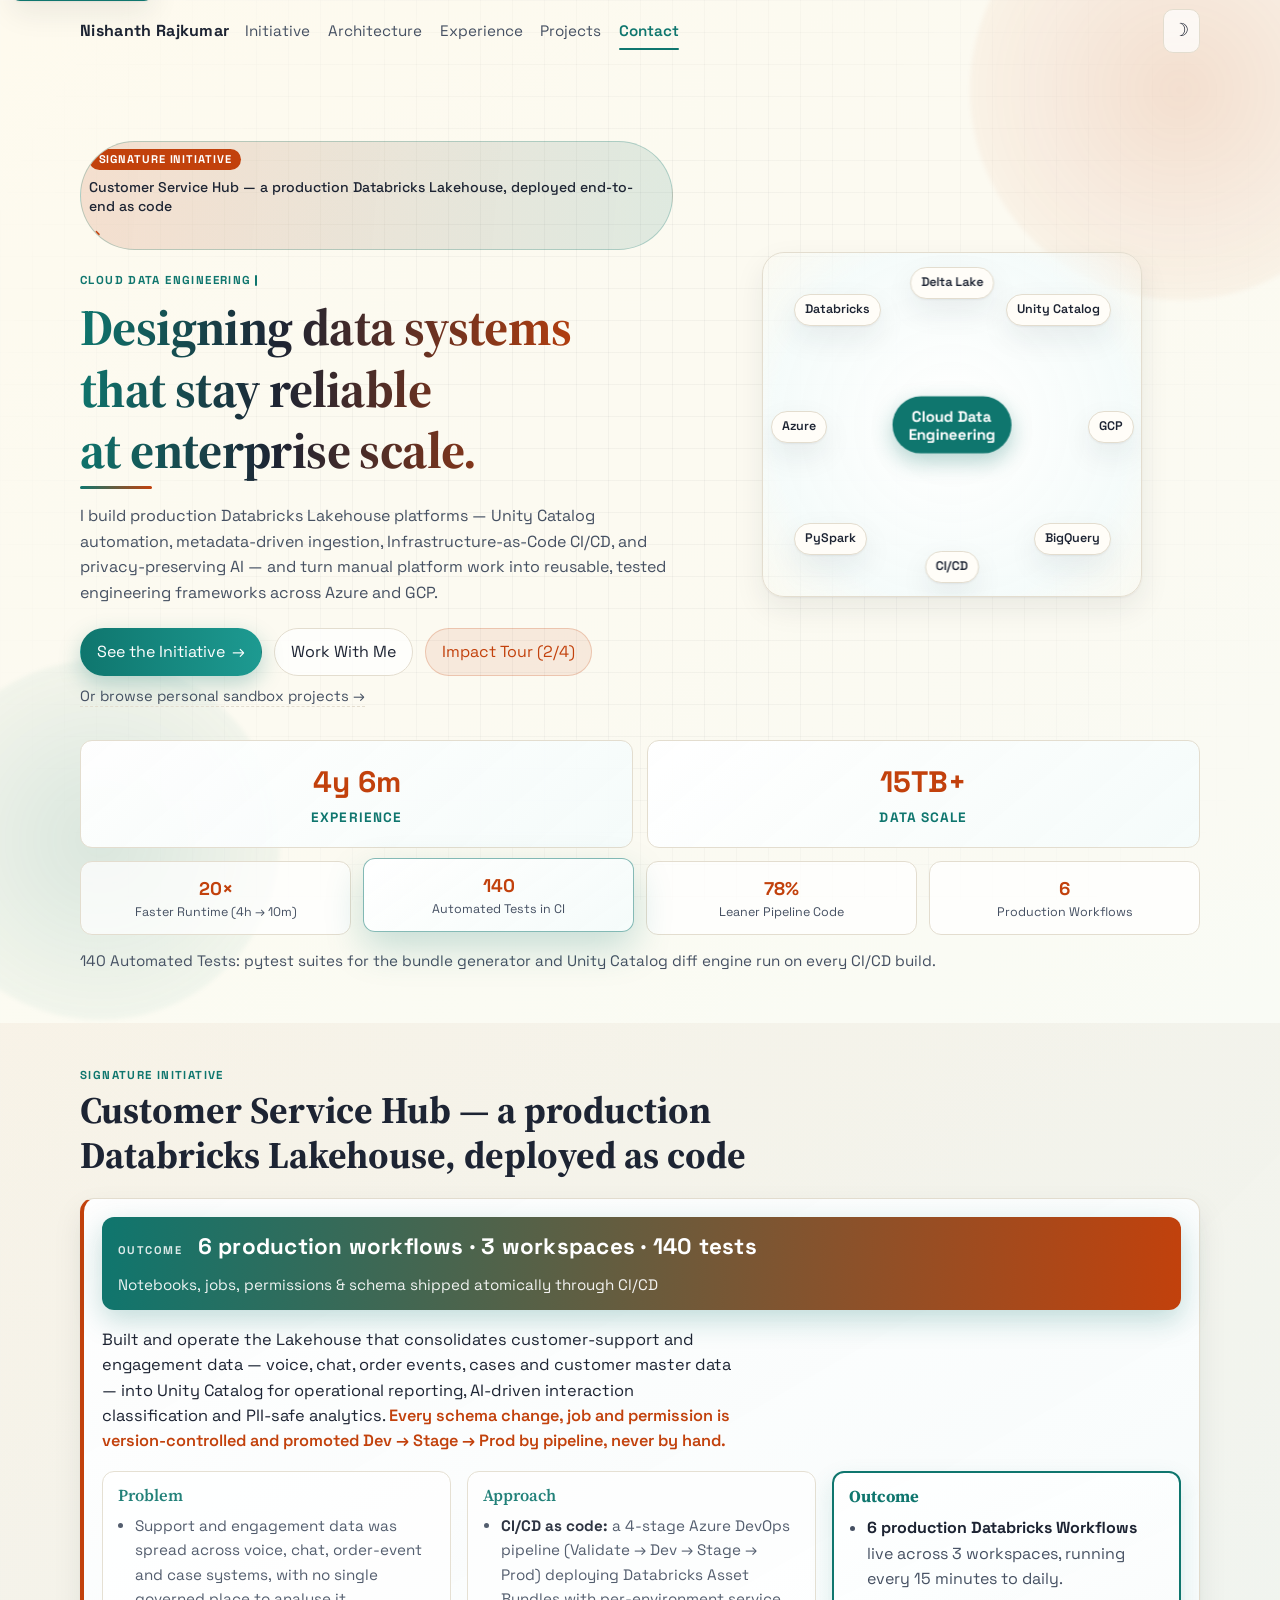
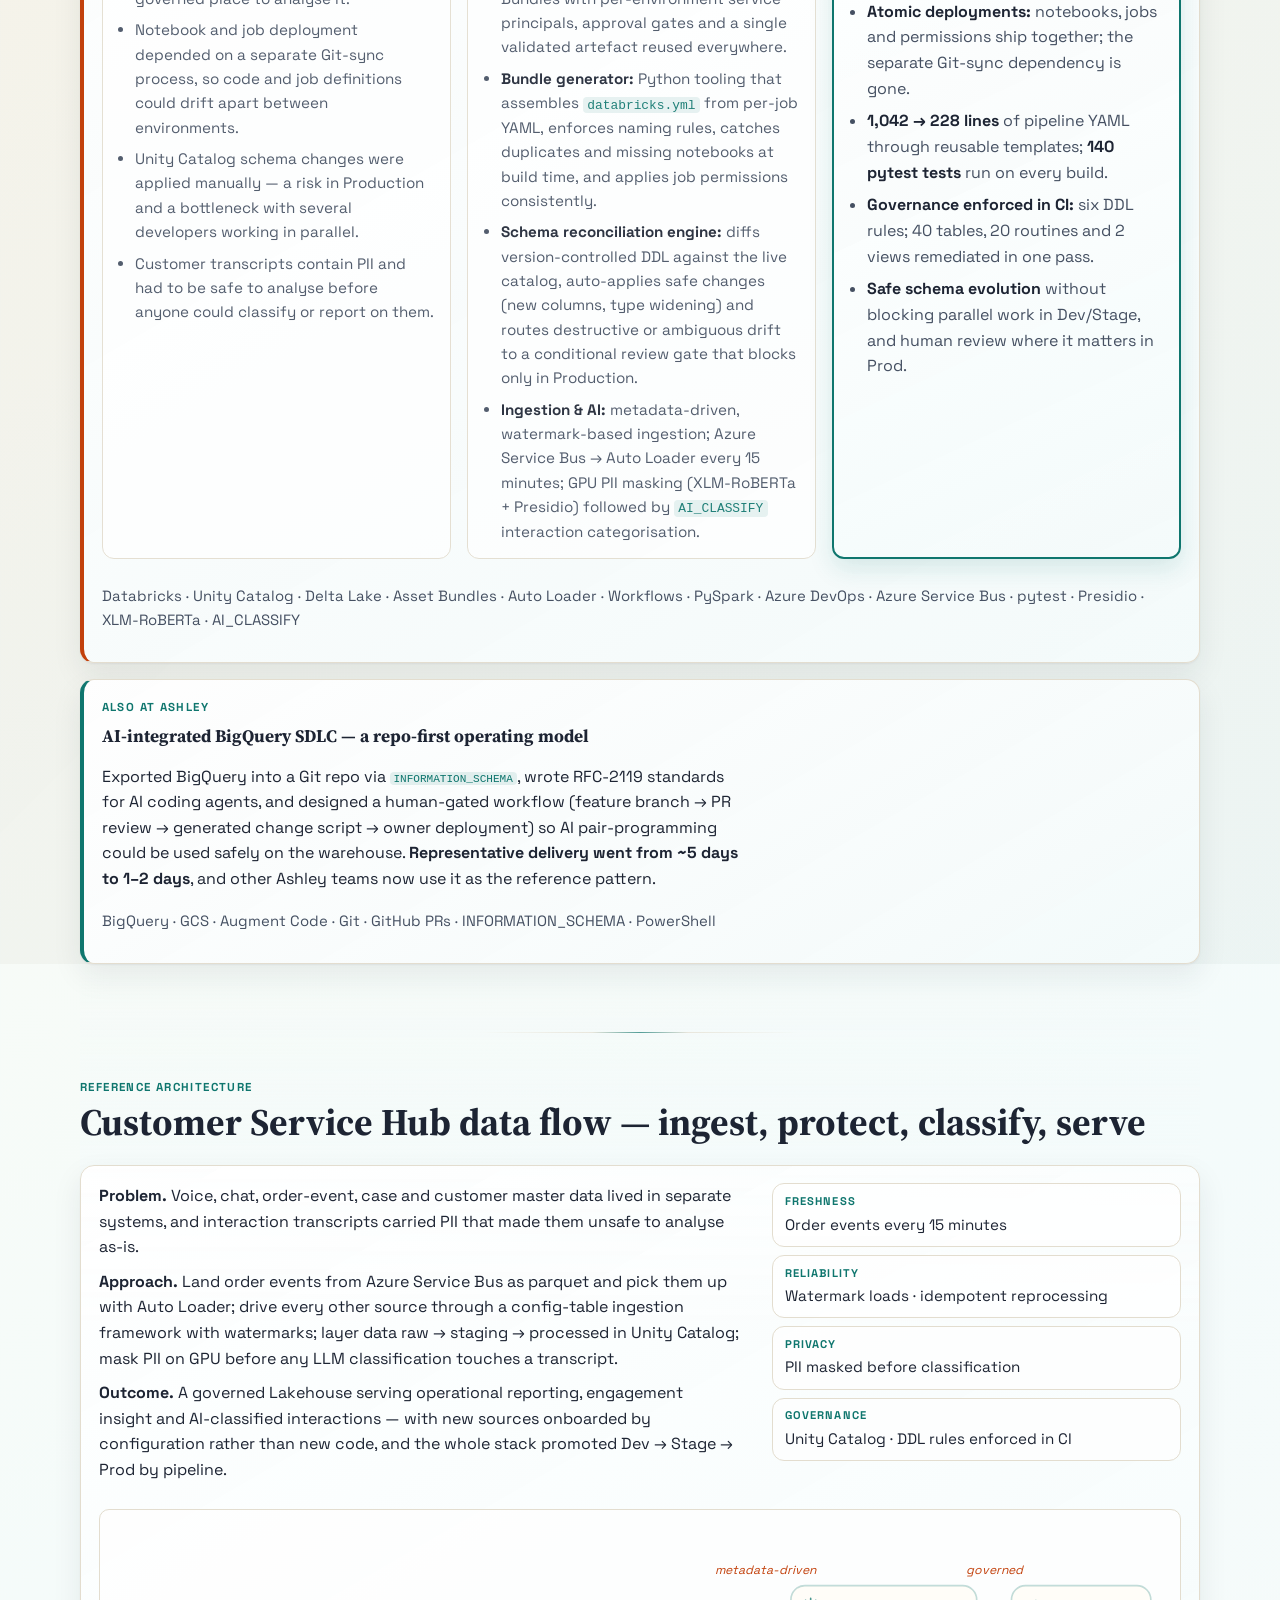
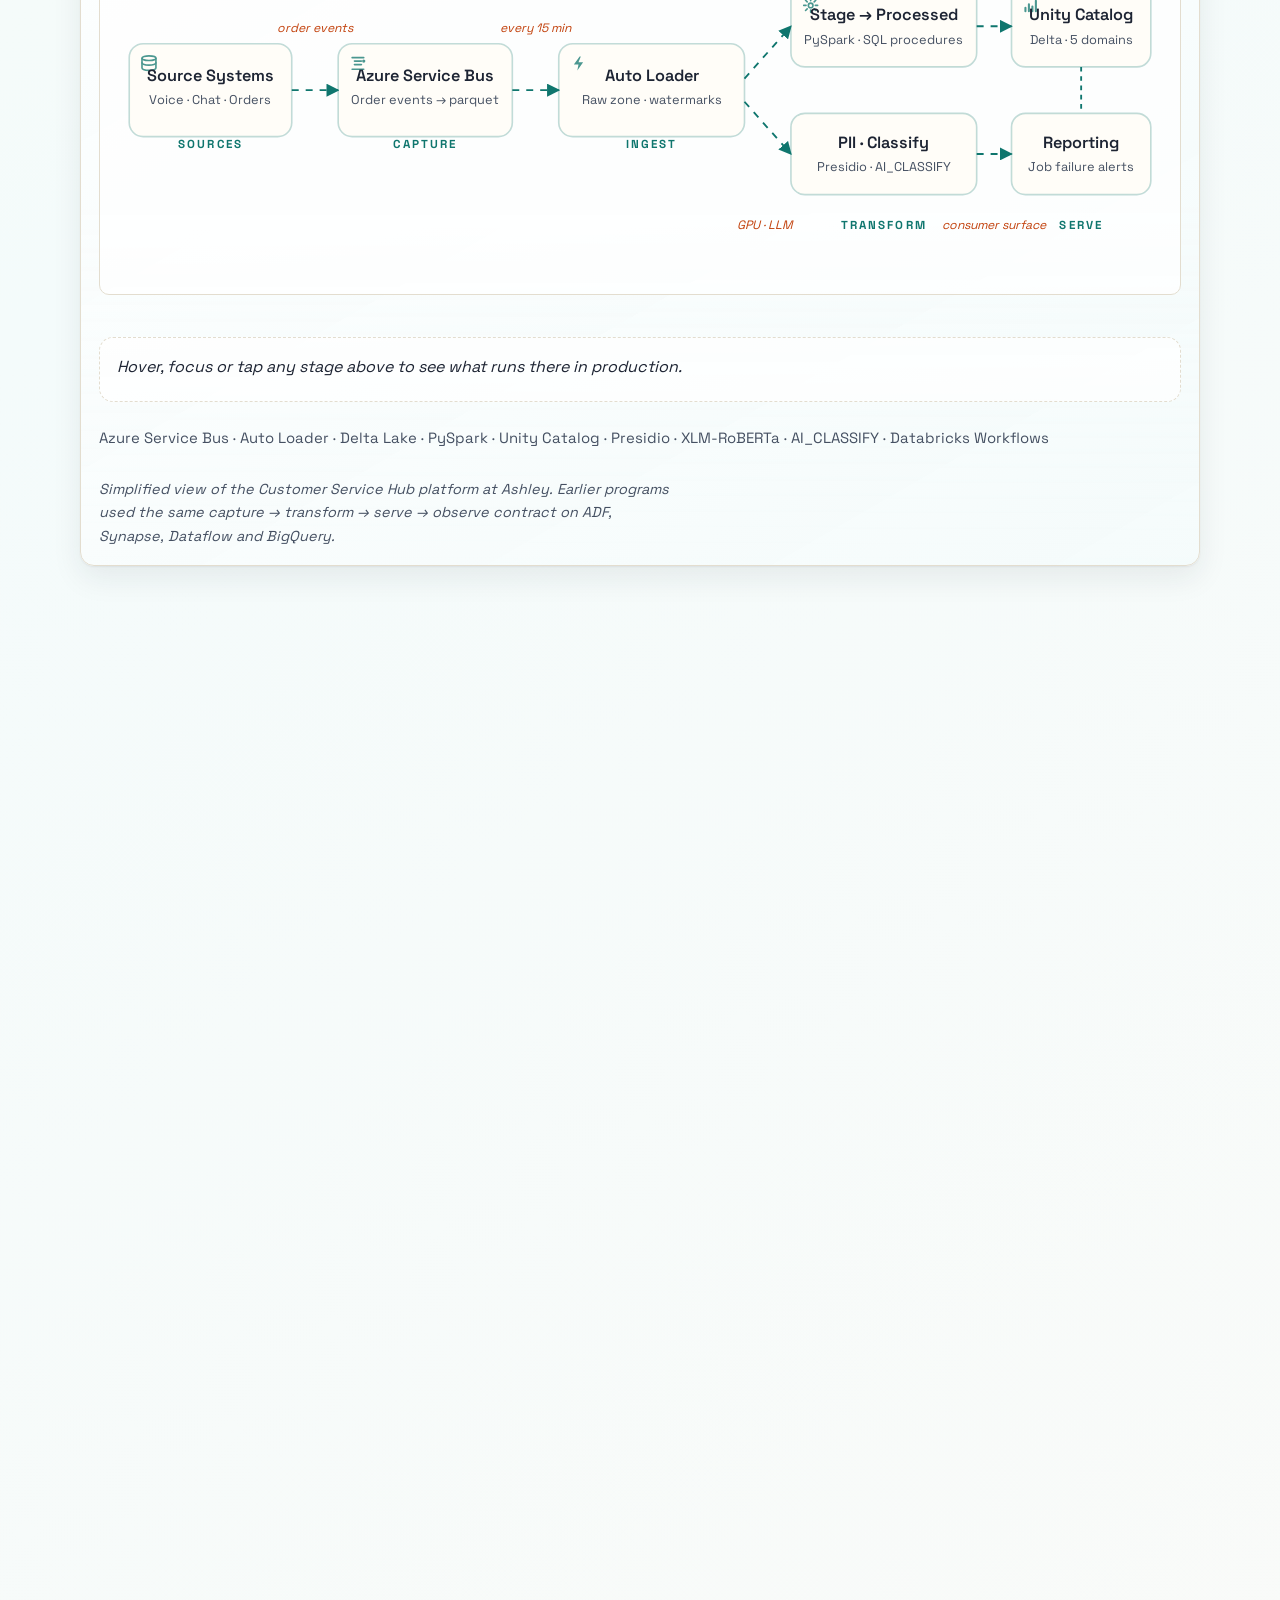
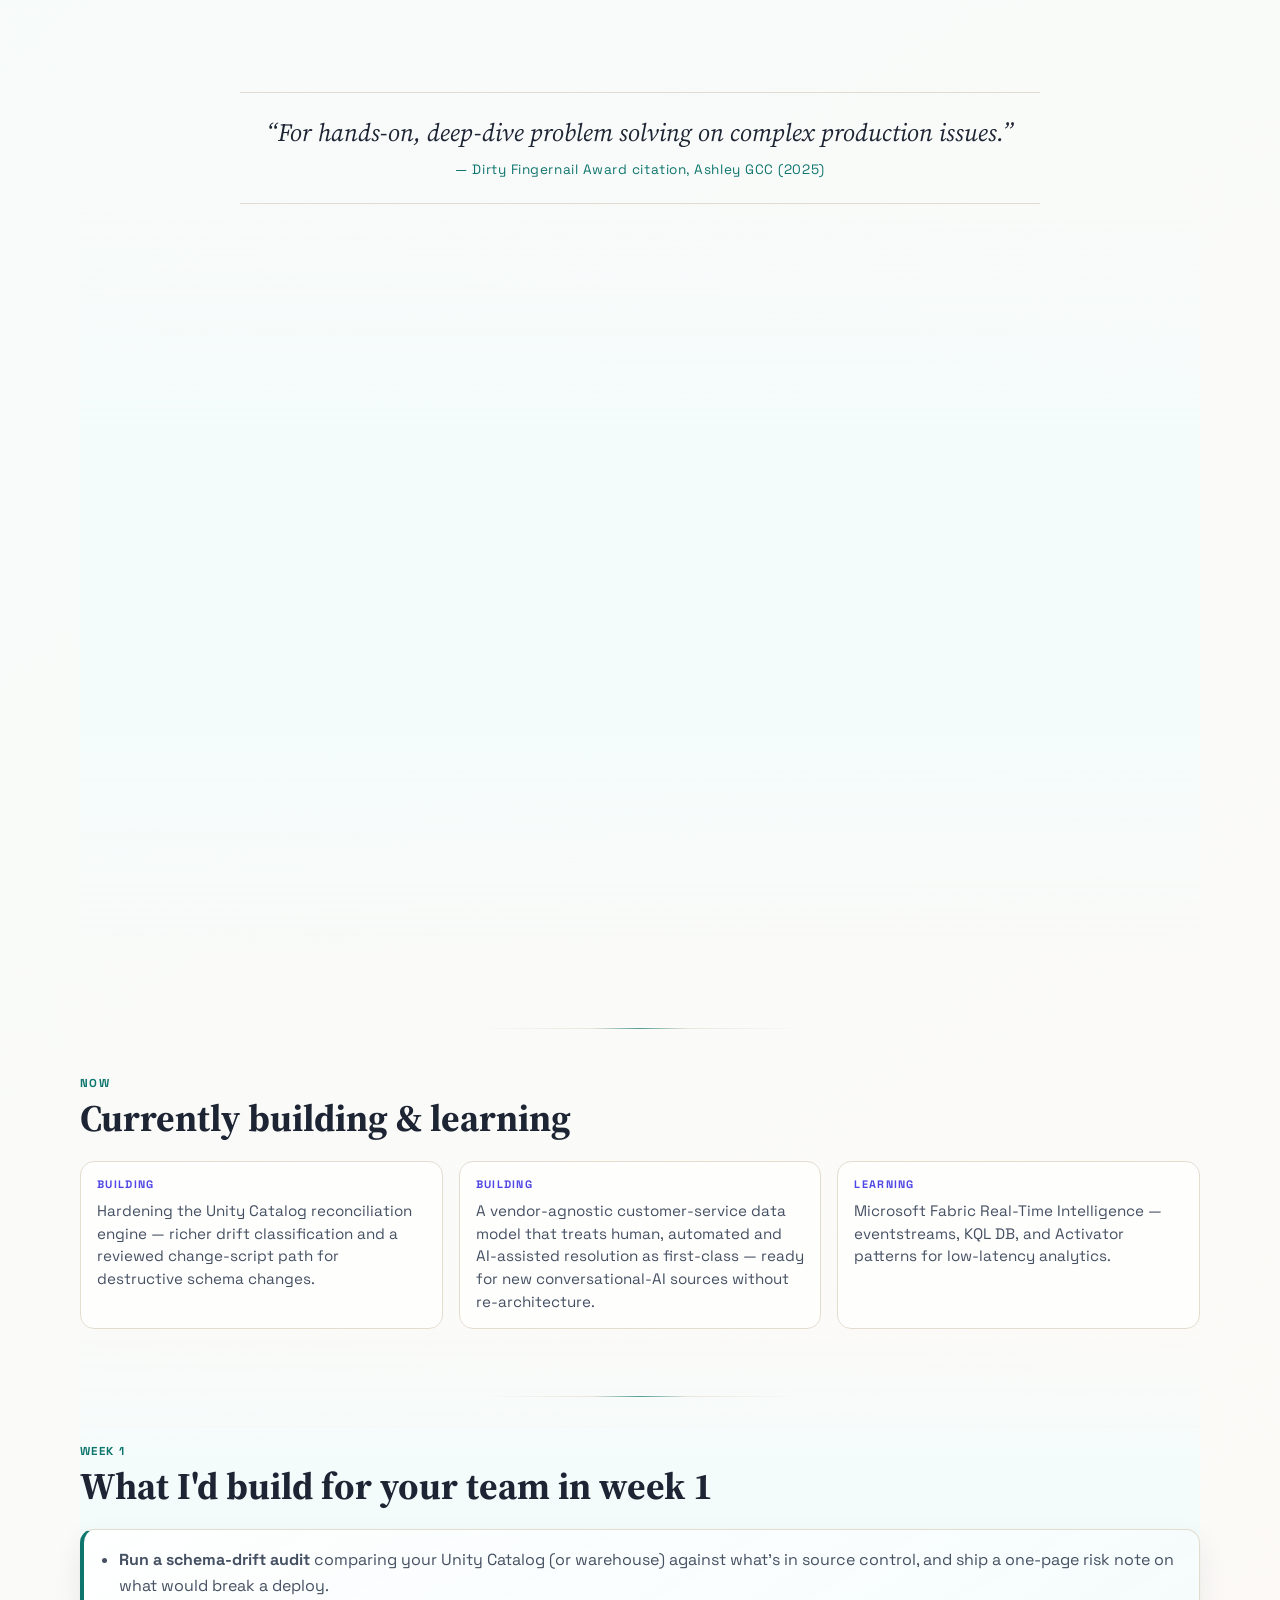
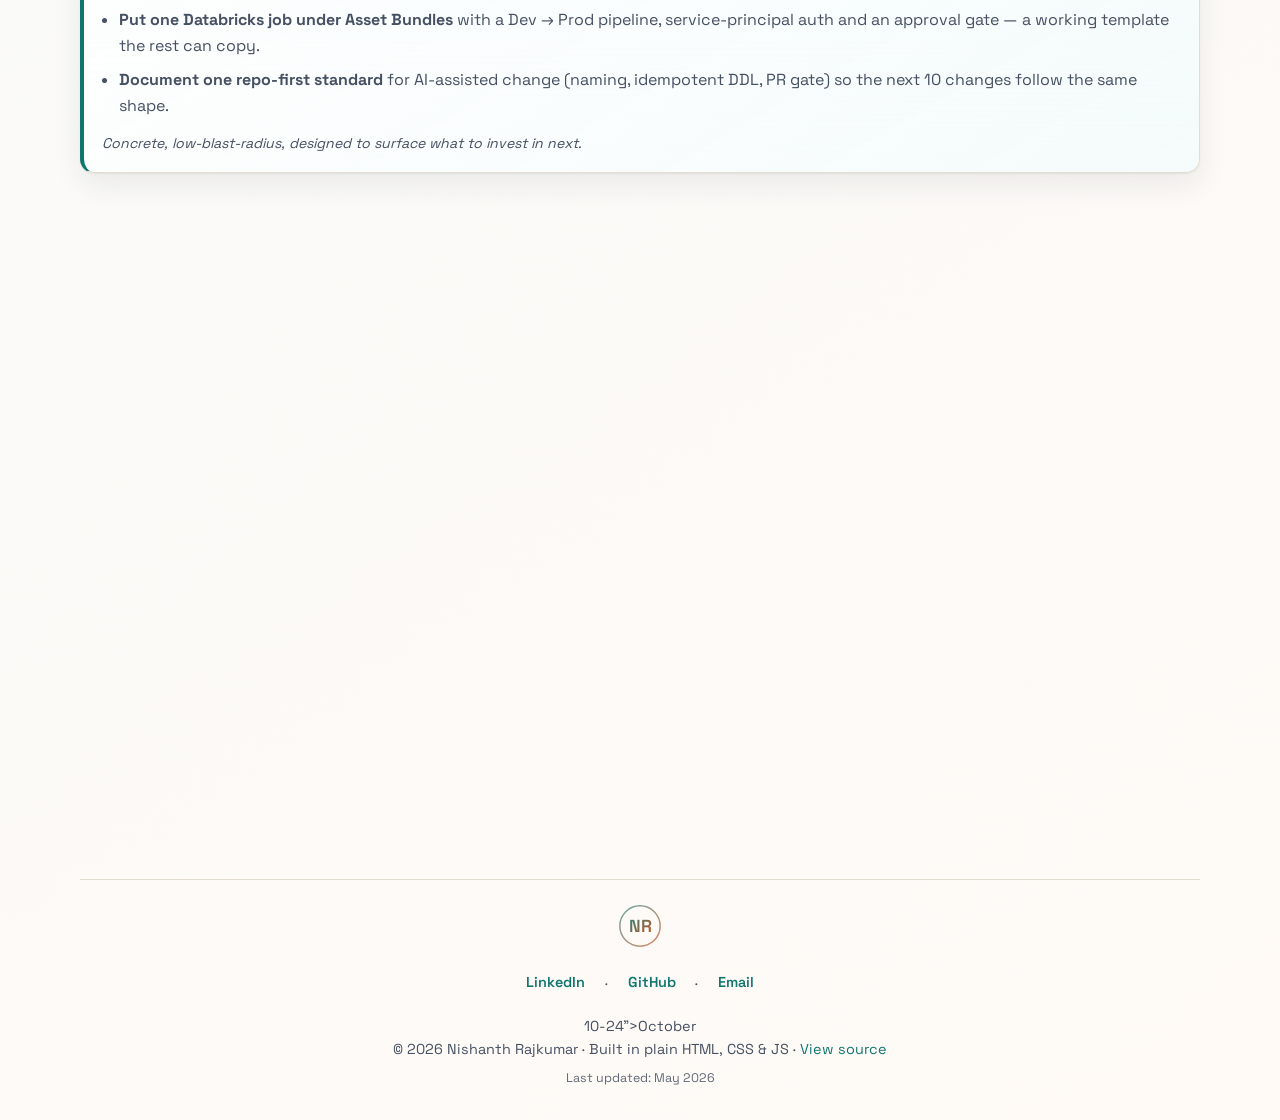
<file: index.html>
<!doctype html>
<html lang="en">
<head>
  <meta charset="utf-8">
  <meta name="viewport" content="width=device-width, initial-scale=1">
  <title>Nishanth Rajkumar | Data Engineer · Databricks Lakehouse · Data Platforms &amp; CI/CD</title>
  <meta name="description" content="Nishanth Rajkumar (Nish) — Data Engineer building production Databricks Lakehouse platforms with Unity Catalog automation, Infrastructure-as-Code CI/CD, and applied AI across Azure and GCP.">
  <meta name="author" content="Nishanth Rajkumar">
  <link rel="canonical" href="https://nishanthrajkumar.me/">
  <meta name="theme-color" content="#0f766e" media="(prefers-color-scheme: light)">
  <meta name="theme-color" content="#0b1220" media="(prefers-color-scheme: dark)">
  <link rel="icon" type="image/svg+xml" href="favicon.svg">
  <link rel="apple-touch-icon" href="favicon.svg">
  <meta property="og:title" content="Nishanth Rajkumar | Data Engineer">
  <meta property="og:description" content="Databricks Lakehouse, Unity Catalog automation, and Infrastructure-as-Code CI/CD for production data platforms across Azure and GCP.">
  <meta property="og:type" content="website">
  <meta property="og:url" content="https://nishanthrajkumar.me/">
  <meta property="og:image" content="https://nishanthrajkumar.me/assets/og-image.svg">
  <meta property="og:image:width" content="1200">
  <meta property="og:image:height" content="630">
  <meta name="twitter:card" content="summary_large_image">
  <meta name="twitter:title" content="Nishanth Rajkumar | Data Engineer">
  <meta name="twitter:description" content="Databricks Lakehouse · Unity Catalog · CI/CD · Applied AI — production data platforms at 15TB+ scale.">
  <meta name="twitter:image" content="https://nishanthrajkumar.me/assets/og-image.svg">
  <link rel="preconnect" href="https://fonts.googleapis.com">
  <link rel="preconnect" href="https://fonts.gstatic.com" crossorigin>
  <link rel="preload" as="style" href="https://fonts.googleapis.com/css2?family=Space+Grotesk:wght@400;500;600;700&family=Source+Serif+4:opsz,wght@8..60,400;8..60,600&display=swap">
  <link href="https://fonts.googleapis.com/css2?family=Space+Grotesk:wght@400;500;600;700&family=Source+Serif+4:opsz,wght@8..60,400;8..60,600&display=swap" rel="stylesheet">
  <link rel="stylesheet" href="styles.css">
  <script>
    // Apply saved theme before paint to avoid flash.
    (function () {
      try {
        var saved = localStorage.getItem("nr-theme");
        var prefersDark = window.matchMedia("(prefers-color-scheme: dark)").matches;
        var theme = saved || (prefersDark ? "dark" : "light");
        document.documentElement.setAttribute("data-theme", theme);
      } catch (e) { /* ignore */ }
    })();
  </script>
  <script type="application/ld+json">
  {
    "@context": "https://schema.org",
    "@type": "Person",
    "name": "Nishanth Rajkumar",
    "alternateName": "Nish",
    "jobTitle": "Data Engineer",
    "url": "https://nishanthrajkumar.me",
    "email": "mailto:nishrk97@outlook.com",
    "address": { "@type": "PostalAddress", "addressLocality": "Chennai", "addressCountry": "IN" },
    "sameAs": [
      "https://www.linkedin.com/in/nishanthrajkumar",
      "https://github.com/NishanthRajkumar"
    ],
    "alumniOf": { "@type": "CollegeOrUniversity", "name": "Karunya Institute of Technology and Sciences" },
    "knowsAbout": [
      "Databricks", "Unity Catalog", "Delta Lake", "Databricks Asset Bundles", "Databricks Auto Loader",
      "Apache Spark", "PySpark", "Azure DevOps", "Infrastructure as Code", "Azure Service Bus",
      "Azure Data Factory", "Azure Synapse", "Microsoft Fabric",
      "Google BigQuery", "Google Cloud Run", "Google Cloud Workflows", "Google Dataflow",
      "Microsoft Presidio", "PII Masking", "ETL", "ELT", "Change Data Capture", "Data Governance",
      "Python", "C#", ".NET", "SQL", "KQL", "pytest"
    ]
  }
  </script>
</head>
<body>
  <a class="skip-link" href="#main">Skip to content</a>
  <div class="ambient" aria-hidden="true">
    <span class="orb orb-a"></span>
    <span class="orb orb-b"></span>
    <span class="grid-mask"></span>
  </div>

  <nav class="nav shell" id="siteNav">
    <a href="#top" class="brand">Nishanth Rajkumar</a>
    <div class="nav-controls">
      <button id="themeToggle" class="theme-toggle" type="button" aria-label="Toggle color theme" title="Toggle light / dark theme">
        <span class="theme-icon" aria-hidden="true">◐</span>
        <span class="sr-only" id="themeLabel">Toggle theme</span>
      </button>
      <button id="menuToggle" class="menu-toggle" aria-expanded="false" aria-controls="navLinks">Menu</button>
    </div>
    <ul id="navLinks" class="nav-links">
      <li><a href="#initiative">Initiative</a></li>
      <li><a href="#architecture">Architecture</a></li>
      <li><a href="#timeline">Experience</a></li>
      <li><a href="#projects">Projects</a></li>
      <li><a href="#contact">Contact</a></li>
    </ul>
    <span class="reading-progress" aria-hidden="true"><span class="reading-progress-bar" id="readingProgressBar"></span></span>
  </nav>

  <header class="site-header" id="top">
    <section class="hero shell" aria-labelledby="heroTitle">
      <div class="hero-copy reveal">
        <a class="spotlight-pill" href="#initiative" aria-label="Jump to signature initiative: Customer Service Hub on Databricks">
          <span class="spotlight-badge">Signature Initiative</span>
          <span class="spotlight-text">Customer Service Hub — a production Databricks Lakehouse, deployed end-to-end as code</span>
          <span class="spotlight-arrow" aria-hidden="true">→</span>
          <span class="spotlight-shimmer" aria-hidden="true"></span>
        </a>
        <p class="kicker kicker--hero">Cloud Data Engineering</p>
        <h1 id="heroTitle">Designing data systems that stay reliable at enterprise scale.</h1>
        <p class="lede">
          I build production Databricks Lakehouse platforms &mdash; Unity Catalog automation, metadata-driven ingestion,
          Infrastructure-as-Code CI/CD, and privacy-preserving AI &mdash; and turn manual platform work into reusable,
          tested engineering frameworks across Azure and GCP.
        </p>
        <div class="hero-actions">
          <a class="btn btn-primary" href="#initiative">See the Initiative<span class="btn-arrow" aria-hidden="true">→</span></a>
          <a class="btn btn-secondary" href="mailto:nishrk97@outlook.com">Work With Me</a>
          <button class="btn btn-ghost" id="shuffleHighlights"><span class="play-icon" aria-hidden="true">▶</span> Impact Tour</button>
        </div>
        <p class="hero-tertiary">
          <a href="#projects">Or browse personal sandbox projects &rarr;</a>
        </p>
      </div>
      <div class="hero-art reveal" aria-hidden="true">
        <div class="stack-constellation">
          <span class="stack-core">Cloud Data<br>Engineering</span>
          <span class="stack-chip chip-tl">Databricks</span>
          <span class="stack-chip chip-tr">Unity Catalog</span>
          <span class="stack-chip chip-ml">Azure</span>
          <span class="stack-chip chip-mr">GCP</span>
          <span class="stack-chip chip-bl">PySpark</span>
          <span class="stack-chip chip-br">BigQuery</span>
          <span class="stack-chip chip-t">Delta Lake</span>
          <span class="stack-chip chip-b">CI/CD</span>
        </div>
      </div>
    </section>

    <section class="proof-strip shell reveal" aria-label="Key proof points">
      <div class="proof-anchor-row">
        <article class="proof-item proof-anchor"><p class="proof-value" data-experience-since="2022-06">--</p><p class="proof-label">Experience</p></article>
        <article class="proof-item proof-anchor" data-tour-step="3"><p class="proof-value" data-count="15" data-suffix="TB+">15TB+</p><p class="proof-label">Data Scale</p></article>
      </div>
      <div class="proof-grid proof-secondary-row">
        <article class="proof-item" data-tour-step="0"><p class="proof-value" data-count="20" data-suffix="×">20×</p><p class="proof-label">Faster Runtime (4h &rarr; 10m)</p></article>
        <article class="proof-item" data-tour-step="1"><p class="proof-value" data-count="140">140</p><p class="proof-label">Automated Tests in CI</p></article>
        <article class="proof-item" data-tour-step="2"><p class="proof-value" data-count="78" data-suffix="%">78%</p><p class="proof-label">Leaner Pipeline Code</p></article>
        <article class="proof-item"><p class="proof-value" data-count="6">6</p><p class="proof-label">Production Workflows</p></article>
      </div>
      <p class="metric-story" id="metricsStory" aria-live="polite">Click <span aria-hidden="true">▶</span> Impact Tour to run a 4-step walkthrough of these outcomes.</p>
    </section>
  </header>

  <main id="main">
    <section id="initiative" class="section shell reveal" aria-labelledby="initiativeTitle">
      <div class="section-head">
        <p class="kicker">Signature Initiative</p>
        <h2 id="initiativeTitle">Customer Service Hub &mdash; a production Databricks Lakehouse, deployed as code</h2>
      </div>
      <article class="card initiative-card">
        <div class="initiative-outcome-band" role="note" aria-label="Headline outcome">
          <span class="outcome-band-label">Outcome</span>
          <span class="outcome-band-metric">6 production workflows &middot; 3 workspaces &middot; 140 tests</span>
          <span class="outcome-band-tag">Notebooks, jobs, permissions &amp; schema shipped atomically through CI/CD</span>
        </div>
        <p class="initiative-lede">
          Built and operate the Lakehouse that consolidates customer-support and engagement data &mdash; voice, chat,
          order events, cases and customer master data &mdash; into Unity Catalog for operational reporting, AI-driven
          interaction classification and PII-safe analytics. <em>Every schema change, job and permission is version-controlled
          and promoted Dev &rarr; Stage &rarr; Prod by pipeline, never by hand.</em>
        </p>

        <div class="initiative-grid">
          <section class="initiative-block initiative-block--muted">
            <h3>Problem</h3>
            <ul>
              <li>Support and engagement data was spread across voice, chat, order-event and case systems, with no single governed place to analyse it.</li>
              <li>Notebook and job deployment depended on a separate Git-sync process, so code and job definitions could drift apart between environments.</li>
              <li>Unity Catalog schema changes were applied manually &mdash; a risk in Production and a bottleneck with several developers working in parallel.</li>
              <li>Customer transcripts contain PII and had to be safe to analyse before anyone could classify or report on them.</li>
            </ul>
          </section>

          <section class="initiative-block initiative-block--muted">
            <h3>Approach</h3>
            <ul>
              <li><strong>CI/CD as code:</strong> a 4-stage Azure DevOps pipeline (Validate &rarr; Dev &rarr; Stage &rarr; Prod) deploying Databricks Asset Bundles with per-environment service principals, approval gates and a single validated artefact reused everywhere.</li>
              <li><strong>Bundle generator:</strong> Python tooling that assembles <code>databricks.yml</code> from per-job YAML, enforces naming rules, catches duplicates and missing notebooks at build time, and applies job permissions consistently.</li>
              <li><strong>Schema reconciliation engine:</strong> diffs version-controlled DDL against the live catalog, auto-applies safe changes (new columns, type widening) and routes destructive or ambiguous drift to a conditional review gate that blocks only in Production.</li>
              <li><strong>Ingestion &amp; AI:</strong> metadata-driven, watermark-based ingestion; Azure Service Bus &rarr; Auto Loader every 15 minutes; GPU PII masking (XLM-RoBERTa + Presidio) followed by <code>AI_CLASSIFY</code> interaction categorisation.</li>
            </ul>
          </section>

          <section class="initiative-block initiative-block--feature">
            <h3>Outcome</h3>
            <ul>
              <li><strong>6 production Databricks Workflows</strong> live across 3 workspaces, running every 15 minutes to daily.</li>
              <li><strong>Atomic deployments:</strong> notebooks, jobs and permissions ship together; the separate Git-sync dependency is gone.</li>
              <li><strong>1,042 &rarr; 228 lines</strong> of pipeline YAML through reusable templates; <strong>140 pytest tests</strong> run on every build.</li>
              <li><strong>Governance enforced in CI:</strong> six DDL rules; 40 tables, 20 routines and 2 views remediated in one pass.</li>
              <li><strong>Safe schema evolution</strong> without blocking parallel work in Dev/Stage, and human review where it matters in Prod.</li>
            </ul>
          </section>
        </div>

        <p class="stack">Databricks · Unity Catalog · Delta Lake · Asset Bundles · Auto Loader · Workflows · PySpark · Azure DevOps · Azure Service Bus · pytest · Presidio · XLM-RoBERTa · AI_CLASSIFY</p>
      </article>

      <article class="card initiative-card initiative-card--secondary">
        <p class="kicker">Also at Ashley</p>
        <h3>AI-integrated BigQuery SDLC &mdash; a repo-first operating model</h3>
        <p>
          Exported BigQuery into a Git repo via <code>INFORMATION_SCHEMA</code>, wrote RFC-2119 standards for AI coding agents,
          and designed a human-gated workflow (feature branch &rarr; PR review &rarr; generated change script &rarr; owner deployment)
          so AI pair-programming could be used safely on the warehouse.
          <strong>Representative delivery went from ~5 days to 1&ndash;2 days</strong>, and other Ashley teams now use it as the reference pattern.
        </p>
        <p class="stack">BigQuery · GCS · Augment Code · Git · GitHub PRs · INFORMATION_SCHEMA · PowerShell</p>
      </article>
    </section>

    <section id="architecture" class="section shell reveal" aria-labelledby="architectureTitle">
      <div class="section-head">
        <p class="kicker">Reference Architecture</p>
        <h2 id="architectureTitle">Customer Service Hub data flow &mdash; ingest, protect, classify, serve</h2>
      </div>
      <article class="card architecture-card">
        <div class="architecture-story">
          <div>
            <p><strong>Problem.</strong> Voice, chat, order-event, case and customer master data lived in separate systems, and interaction transcripts carried PII that made them unsafe to analyse as-is.</p>
            <p><strong>Approach.</strong> Land order events from Azure Service Bus as parquet and pick them up with Auto Loader; drive every other source through a config-table ingestion framework with watermarks; layer data raw &rarr; staging &rarr; processed in Unity Catalog; mask PII on GPU before any LLM classification touches a transcript.</p>
            <p><strong>Outcome.</strong> A governed Lakehouse serving operational reporting, engagement insight and AI-classified interactions &mdash; with new sources onboarded by configuration rather than new code, and the whole stack promoted Dev &rarr; Stage &rarr; Prod by pipeline.</p>
          </div>
          <ul class="architecture-callouts" aria-label="Pipeline guarantees">
            <li><span class="callout-label">Freshness</span><span class="callout-value">Order events every 15 minutes</span></li>
            <li><span class="callout-label">Reliability</span><span class="callout-value">Watermark loads · idempotent reprocessing</span></li>
            <li><span class="callout-label">Privacy</span><span class="callout-value">PII masked before classification</span></li>
            <li><span class="callout-label">Governance</span><span class="callout-value">Unity Catalog · DDL rules enforced in CI</span></li>
          </ul>
        </div>
        <div class="architecture-wrap" aria-label="Annotated Customer Service Hub pipeline diagram">
          <svg viewBox="0 0 920 320" role="img" aria-label="Source systems to Unity Catalog pipeline with Service Bus capture, Auto Loader ingestion, metadata-driven transforms, PII masking and AI classification, and governed serving">
            <defs>
              <marker id="arr" viewBox="0 0 10 10" refX="9" refY="5" markerWidth="7" markerHeight="7" orient="auto-start-reverse">
                <path d="M0,0 L10,5 L0,10 z" class="arrow-head"/>
              </marker>
            </defs>

            <!-- Stage 1: Source -->
            <g class="stage arch-stage" data-stage="source" tabindex="0" role="button" aria-label="Source stage details">
              <rect x="20" y="110" width="140" height="80" rx="12"/>
              <g class="stage-icon" transform="translate(30,120)" aria-hidden="true">
                <ellipse cx="7" cy="2.5" rx="6" ry="2" fill="none"/>
                <path d="M1,2.5 V11 a6,2 0 0 0 12,0 V2.5" fill="none"/>
                <path d="M1,6.5 a6,2 0 0 0 12,0" fill="none"/>
              </g>
              <text x="90" y="142" text-anchor="middle" class="node-title">Source Systems</text>
              <text x="90" y="162" text-anchor="middle" class="node-sub">Voice · Chat · Orders</text>
              <text x="90" y="200" text-anchor="middle" class="stage-label">Sources</text>
            </g>

            <!-- Stage 2: CDC Capture -->
            <g class="stage arch-stage" data-stage="capture" tabindex="0" role="button" aria-label="Event capture stage details">
              <rect x="200" y="110" width="150" height="80" rx="12"/>
              <g class="stage-icon" transform="translate(210,120)" aria-hidden="true">
                <path d="M2,2 H12 M2,12 H12 M4,5 H10 M4,8 H10" fill="none"/>
                <circle cx="12" cy="5" r="1.4" fill="currentColor" stroke="none"/>
              </g>
              <text x="275" y="142" text-anchor="middle" class="node-title">Azure Service Bus</text>
              <text x="275" y="162" text-anchor="middle" class="node-sub">Order events → parquet</text>
              <text x="275" y="200" text-anchor="middle" class="stage-label">Capture</text>
            </g>

            <!-- Stage 3: Event Bus -->
            <g class="stage arch-stage" data-stage="transport" tabindex="0" role="button" aria-label="Ingestion stage details">
              <rect x="390" y="110" width="160" height="80" rx="12"/>
              <g class="stage-icon" transform="translate(400,120)" aria-hidden="true">
                <path d="M8,1 L3,8 H7 L6,13 L11,6 H7 L9,1 Z" fill="currentColor" stroke="none"/>
              </g>
              <text x="470" y="142" text-anchor="middle" class="node-title">Auto Loader</text>
              <text x="470" y="162" text-anchor="middle" class="node-sub">Raw zone · watermarks</text>
              <text x="470" y="200" text-anchor="middle" class="stage-label">Ingest</text>
            </g>

            <!-- Stage 4: Transform -->
            <g class="stage arch-stage" data-stage="transform" tabindex="0" role="button" aria-label="Transform stage details">
              <rect x="590" y="60" width="160" height="70" rx="12"/>
              <g class="stage-icon" transform="translate(600,70)" aria-hidden="true">
                <circle cx="7" cy="7" r="2" fill="none"/>
                <path d="M7,1 V3 M7,11 V13 M1,7 H3 M11,7 H13 M2.6,2.6 L4,4 M10,10 L11.4,11.4 M2.6,11.4 L4,10 M10,4 L11.4,2.6" fill="none"/>
              </g>
              <text x="670" y="90" text-anchor="middle" class="node-title">Stage → Processed</text>
              <text x="670" y="110" text-anchor="middle" class="node-sub">PySpark · SQL procedures</text>

              <rect x="590" y="170" width="160" height="70" rx="12"/>
              <text x="670" y="200" text-anchor="middle" class="node-title">PII · Classify</text>
              <text x="670" y="220" text-anchor="middle" class="node-sub">Presidio · AI_CLASSIFY</text>
              <text x="670" y="270" text-anchor="middle" class="stage-label">Transform</text>
            </g>

            <!-- Stage 5: Serve -->
            <g class="stage arch-stage" data-stage="serve" tabindex="0" role="button" aria-label="Serve stage details">
              <rect x="780" y="60" width="120" height="70" rx="12"/>
              <g class="stage-icon" transform="translate(790,70)" aria-hidden="true">
                <path d="M2,12 V9 M5,12 V6 M8,12 V8 M11,12 V3" fill="none" stroke-width="1.8"/>
              </g>
              <text x="840" y="90" text-anchor="middle" class="node-title">Unity Catalog</text>
              <text x="840" y="110" text-anchor="middle" class="node-sub">Delta · 5 domains</text>

              <rect x="780" y="170" width="120" height="70" rx="12"/>
              <text x="840" y="200" text-anchor="middle" class="node-title">Reporting</text>
              <text x="840" y="220" text-anchor="middle" class="node-sub">Job failure alerts</text>
              <text x="840" y="270" text-anchor="middle" class="stage-label">Serve</text>
            </g>

            <!-- Flows -->
            <line x1="160" y1="150" x2="200" y2="150" marker-end="url(#arr)"/>
            <line x1="350" y1="150" x2="390" y2="150" marker-end="url(#arr)"/>
            <line x1="550" y1="140" x2="590" y2="95" marker-end="url(#arr)"/>
            <line x1="550" y1="160" x2="590" y2="205" marker-end="url(#arr)"/>
            <line x1="750" y1="95" x2="780" y2="95" marker-end="url(#arr)"/>
            <line x1="750" y1="205" x2="780" y2="205" marker-end="url(#arr)"/>
            <line x1="840" y1="130" x2="840" y2="170" class="serve-link"/>

            <!-- Round 7: flow pings -->
            <circle class="flow-ping flow-ping--a" cx="160" cy="150" r="3" aria-hidden="true"/>
            <circle class="flow-ping flow-ping--b" cx="350" cy="150" r="3" aria-hidden="true"/>
            <circle class="flow-ping flow-ping--c" cx="750" cy="95" r="3" aria-hidden="true"/>
            <circle class="flow-ping flow-ping--d" cx="750" cy="205" r="3" aria-hidden="true"/>

            <!-- Annotations -->
            <text x="180" y="100" text-anchor="middle" class="annotation">order events</text>
            <text x="370" y="100" text-anchor="middle" class="annotation">every 15 min</text>
            <text x="568" y="50" text-anchor="middle" class="annotation">metadata-driven</text>
            <text x="568" y="270" text-anchor="middle" class="annotation">GPU · LLM</text>
            <text x="765" y="50" text-anchor="middle" class="annotation">governed</text>
            <text x="765" y="270" text-anchor="middle" class="annotation">consumer surface</text>
          </svg>
        </div>
        <aside class="arch-detail" id="archDetail" aria-live="polite">
          <p class="arch-detail-hint">Hover, focus or tap any stage above to see what runs there in production.</p>
        </aside>
        <p class="stack">Azure Service Bus · Auto Loader · Delta Lake · PySpark · Unity Catalog · Presidio · XLM-RoBERTa · AI_CLASSIFY · Databricks Workflows</p>
        <p class="architecture-note">Simplified view of the Customer Service Hub platform at Ashley. Earlier programs used the same capture &rarr; transform &rarr; serve &rarr; observe contract on ADF, Synapse, Dataflow and BigQuery.</p>
      </article>
    </section>

    <section id="timeline" class="section shell reveal" aria-labelledby="timelineTitle">
      <div class="section-head">
        <p class="kicker">Experience</p>
        <h2 id="timelineTitle">Delivery timeline with outcomes</h2>
      </div>
      <div class="timeline">
        <p class="timeline-summary">Total experience: <strong data-experience-since="2022-06">--</strong> since June 2022.</p>
        <article class="timeline-item" data-employer="ashley" data-initial="A">
          <span class="date-pill">Dec 2024 – Present</span>
          <h3>Data Engineer &middot; Ashley Global Capability Center</h3>
          <ul class="timeline-list">
            <li><strong>Built the Customer Service Hub Databricks Lakehouse end-to-end</strong> &mdash; a 4-stage Azure DevOps CI/CD framework on Databricks Asset Bundles deploying notebooks, jobs, permissions and config atomically across Dev, Stage and Prod. <a href="#initiative">See the initiative →</a></li>
            <li>Engineered a Python/PySpark Unity Catalog reconciliation framework that auto-applies safe schema evolution and routes destructive drift through conditional review; backed by 140 pytest tests and six CI-enforced DDL rules.</li>
            <li>Built and operate 6 production Databricks Workflows with metadata-driven, watermark-based ingestion, including a 15-minute Azure Service Bus &rarr; Auto Loader order-event flow.</li>
            <li>Delivered a GPU-accelerated PII-masking and interaction-classification pipeline using XLM-RoBERTa Large, Microsoft Presidio and Databricks <code>AI_CLASSIFY</code>.</li>
            <li>Re-engineered an encrypted-file processing workload on Google Cloud Workflows and Cloud Run Jobs with parallel processing &mdash; runtime cut from ~4 hours to ~10 minutes (&asymp;20&times;).</li>
            <li>Designed the repo-first, AI-integrated BigQuery SDLC now used as the reference pattern by other Ashley teams (~5 days &rarr; 1&ndash;2 days per change).</li>
          </ul>
        </article>
        <article class="timeline-item" data-employer="ashvad" data-initial="V">
          <span class="date-pill">Jul 2023 – Dec 2024</span>
          <h3>Data Engineer &middot; Ashvad Tech Private Limited <span class="timeline-aka">(formerly Ashtbit Technologies)</span></h3>
          <ul class="timeline-list">
            <li>Built scalable ETL pipelines using Azure Data Factory and Synapse for enterprise reporting and analytics.</li>
            <li>Delivered .NET Web API integration services and Hangfire-based orchestration for automated workflows.</li>
            <li>Enhanced Power BI reporting and implemented the migration to Entra-only authentication to strengthen access governance.</li>
          </ul>
        </article>
        <article class="timeline-item" data-employer="provana" data-initial="P">
          <span class="date-pill">Jul 2022 – Jul 2023</span>
          <h3>Data Engineer &middot; Provana</h3>
          <ul class="timeline-list">
            <li>Developed automated ETL frameworks in ADF and Synapse for repeatable onboarding and operations.</li>
            <li>Configured Logic Apps and KQL-driven monitoring patterns for proactive incident handling.</li>
            <li>Improved operational throughput through workflow standardization and automation.</li>
          </ul>
        </article>
      </div>
    </section>

    <aside class="pull-quote reveal" aria-label="Internal recognition">
      <blockquote>
        &ldquo;For hands-on, deep-dive problem solving on complex production issues.&rdquo;
      </blockquote>
      <cite>&mdash; Dirty Fingernail Award citation, Ashley GCC (2025)</cite>
    </aside>

    <section id="projects" class="section shell reveal" aria-labelledby="projectsTitle">
      <div class="section-head projects-head">
        <div>
          <p class="kicker">Personal repos</p>
          <h2 id="projectsTitle">Sandbox &amp; side work</h2>
          <p class="projects-note">A selection of my <strong>personal GitHub repos</strong> &mdash; sandboxes where I prototype patterns and explore tools. Employer work is covered in <a href="#timeline">Experience</a> and the <a href="#initiative">Signature Initiative</a>.</p>
        </div>
        <div class="filter-row" role="tablist" aria-label="Project filters">
          <button class="chip is-active" data-filter="all" role="tab" aria-selected="true">All</button>
          <button class="chip" data-filter="azure" role="tab" aria-selected="false">Azure</button>
          <button class="chip" data-filter="streaming" role="tab" aria-selected="false">Streaming</button>
          <button class="chip" data-filter="api" role="tab" aria-selected="false">API</button>
          <button class="chip" data-filter="analytics" role="tab" aria-selected="false">Analytics</button>
        </div>
      </div>

      <div class="cards project-grid" id="projectGrid">
        <article class="card project-card" data-tags="azure analytics">
          <p class="tagline">Analytics Pipeline</p>
          <h3>TripAdvisor Reviews Analysis</h3>
          <p><strong>Problem:</strong> Build robust sentiment analytics with business-ready reporting outputs.</p>
          <p><strong>Built:</strong> End-to-end Azure analytics pipeline using Synapse, Data Lake, Data Warehouse, Power BI, and Azure ML.</p>
          <p><strong>Result:</strong> Personal sandbox &mdash; produced a working end-to-end pattern (ingest &rarr; warehouse &rarr; ML &rarr; Power BI) on sample TripAdvisor data; useful as a reference layout, not a production deployment.</p>
          <p class="stack">Synapse · Data Lake · Data Warehouse · Power BI · Azure ML</p>
          <a href="https://github.com/NishanthRajkumar/TripAdvisor-Reviews-Analysis-AZURE" target="_blank" rel="noreferrer" data-track="project_tripadvisor_click">Open Repository</a>
        </article>

        <article class="card project-card" data-tags="azure streaming">
          <p class="tagline">Near Real-Time Signals</p>
          <h3>Azure Real-Time Twitter Data</h3>
          <p><strong>Problem:</strong> Capture social signals and process them continuously for near real-time analysis.</p>
          <p><strong>Built:</strong> Streaming workflow with Azure Functions, Event Hub, and Stream Analytics orchestrated through Python.</p>
          <p><strong>Result:</strong> Personal sandbox &mdash; a runnable proof of an Azure streaming wiring (Function &rarr; Event Hub &rarr; Stream Analytics) built to learn the moving parts, not to operate continuously.</p>
          <p class="stack">Python · Azure Functions · Event Hub · Stream Analytics</p>
          <a href="https://github.com/NishanthRajkumar/Azure-RealTime-Twitter-Data" target="_blank" rel="noreferrer" data-track="project_twitter_click">Open Repository</a>
        </article>

        <article class="card project-card" data-tags="api">
          <p class="tagline">Cloud-Native API</p>
          <h3>Cosmos DB Books Library API</h3>
          <p><strong>Problem:</strong> Demonstrate a practical REST API backed by a globally distributed NoSQL store with clean data-access patterns.</p>
          <p><strong>Built:</strong> Python service exposing CRUD endpoints over an Azure Cosmos DB container with environment-driven configuration.</p>
          <p><strong>Result:</strong> Personal sandbox &mdash; a compact, deployable reference for Cosmos-backed CRUD and document modelling; intended as a starting template, not a live service.</p>
          <p class="stack">Python · REST · Azure Cosmos DB</p>
          <a href="https://github.com/NishanthRajkumar/CosmosDB-BooksLibrary-API" target="_blank" rel="noreferrer" data-track="project_cosmos_click">Open Repository</a>
        </article>
      </div>
      <p class="empty-state" id="emptyState" hidden>No projects match this filter yet. Try another view.</p>
    </section>

    <section id="now" class="section shell reveal" aria-labelledby="nowTitle">
      <div class="section-head">
        <p class="kicker">Now</p>
        <h2 id="nowTitle">Currently building &amp; learning</h2>
      </div>
      <div class="now-strip">
        <article class="now-card">
          <p class="now-label">Building</p>
          <p class="now-body">Hardening the Unity Catalog reconciliation engine &mdash; richer drift classification and a reviewed change-script path for destructive schema changes.</p>
        </article>
        <article class="now-card">
          <p class="now-label">Building</p>
          <p class="now-body">A vendor-agnostic customer-service data model that treats human, automated and AI-assisted resolution as first-class &mdash; ready for new conversational-AI sources without re-architecture.</p>
        </article>
        <article class="now-card">
          <p class="now-label">Learning</p>
          <p class="now-body">Microsoft Fabric Real-Time Intelligence &mdash; eventstreams, KQL DB, and Activator patterns for low-latency analytics.</p>
        </article>
      </div>
    </section>

    <section id="week-one" class="section shell reveal" aria-labelledby="weekOneTitle">
      <div class="section-head">
        <p class="kicker">Week 1</p>
        <h2 id="weekOneTitle">What I'd build for your team in week 1</h2>
      </div>
      <article class="card week-one-card" aria-labelledby="weekOneTitle">
        <ul class="week-one-list">
          <li><strong>Run a schema-drift audit</strong> comparing your Unity Catalog (or warehouse) against what's in source control, and ship a one-page risk note on what would break a deploy.</li>
          <li><strong>Put one Databricks job under Asset Bundles</strong> with a Dev &rarr; Prod pipeline, service-principal auth and an approval gate &mdash; a working template the rest can copy.</li>
          <li><strong>Document one repo-first standard</strong> for AI-assisted change (naming, idempotent DDL, PR gate) so the next 10 changes follow the same shape.</li>
        </ul>
        <p class="week-one-foot">Concrete, low-blast-radius, designed to surface what to invest in next.</p>
      </article>
    </section>

    <section id="contact" class="section shell reveal" aria-labelledby="contactTitle">
      <div class="section-head">
        <p class="kicker">Credentials &amp; contact</p>
        <h2 id="contactTitle">Let us build something meaningful</h2>
      </div>

      <div class="credentials-strip" aria-label="Awards, certifications and role fit">
        <div class="cred-block">
          <p class="cred-label">Awards</p>
          <div class="cred-pill-row">
            <span class="cred-pill">Dirty Fingernail Award &middot; 2025</span>
            <span class="cred-pill">Above &amp; Beyond &middot; Q4 2025</span>
          </div>
          <p class="cred-note">Internal recognition for hands-on, deep-dive problem solving on complex production issues.</p>
        </div>
        <div class="cred-block">
          <p class="cred-label">Certifications</p>
          <div class="cred-pill-row">
            <span class="cred-pill">Microsoft Azure Data Scientist Associate &middot; Recert Nov 2025</span>
            <span class="cred-pill">DeepLearning.AI TensorFlow Developer</span>
          </div>
          <p class="cred-label">Education</p>
          <p class="cred-line">Bachelor&rsquo;s in Computer Science &middot; Karunya Institute of Technology and Sciences &middot; 2014&ndash;2018</p>
        </div>
        <div class="cred-block">
          <p class="cred-label">Open to</p>
          <p class="cred-line">Data Engineer &middot; Cloud Data Platform Engineer &middot; Chennai, India &middot; remote &amp; hybrid welcome</p>
        </div>
      </div>

      <div class="contact-panel">
        <p>If your team is building Databricks Lakehouse platforms, automating data-platform delivery, or modernizing with reliable AI-assisted engineering, I am open to collaborating.</p>
        <div class="hero-actions">
          <a class="btn btn-primary" href="mailto:nishrk97@outlook.com">Email</a>
          <a class="btn btn-secondary" href="https://www.linkedin.com/in/nishanthrajkumar" target="_blank" rel="noreferrer" data-track="linkedin_click">LinkedIn</a>
          <a class="btn btn-secondary" href="https://github.com/NishanthRajkumar" target="_blank" rel="noreferrer">GitHub</a>
        </div>
      </div>
    </section>
  </main>

  <button id="toTop" class="to-top" aria-label="Scroll to top">Top</button>

  <footer class="site-footer shell">
    <svg class="footer-monogram" viewBox="0 0 48 48" role="img" aria-label="NR monogram">
      <defs>
        <linearGradient id="nrGrad" x1="0" y1="0" x2="1" y2="1">
          <stop offset="0%" style="stop-color: var(--accent)"/>
          <stop offset="100%" style="stop-color: var(--accent-2)"/>
        </linearGradient>
      </defs>
      <circle cx="24" cy="24" r="22" fill="none" stroke="url(#nrGrad)" stroke-width="1.6" opacity="0.7"/>
      <text x="24" y="30" text-anchor="middle" font-family="Source Serif 4, Georgia, serif" font-size="19" font-weight="600" fill="url(#nrGrad)">NR</text>
    </svg>
    <div class="footer-social" aria-label="Connect">
      <a href="https://www.linkedin.com/in/nishanthrajkumar" target="_blank" rel="noreferrer" aria-label="LinkedIn">LinkedIn</a>
      <span aria-hidden="true">·</span>
      <a href="https://github.com/NishanthRajkumar" target="_blank" rel="noreferrer" aria-label="GitHub">GitHub</a>
      <span aria-hidden="true">·</span>
      <a href="mailto:nishrk97@outlook.com" aria-label="Email">Email</a>
    </div>10-24">October
    <p>© <span id="footerYear">2026</span> Nishanth Rajkumar &middot; Built in plain HTML, CSS &amp; JS &middot; <a href="https://github.com/NishanthRajkumar/NishanthRajkumar" target="_blank" rel="noreferrer">View source</a></p>
    <p class="footer-meta">Last updated: <time id="lastUpdated" datetime="2026-05-23">May 2026</time></p>
  </footer>

  <script src="script.js" defer></script>
</body>
</html>
</file>
<file: styles.css>
:root,
:root[data-theme="light"] {
  --bg-cream: #faf7ef;
  --ink: #1d2433;
  --ink-soft: #455062;
  --accent: #0f766e;
  --accent-2: #c2410c;
  --card: #fffdf8;
  --line: #e3ddcf;
  --success: #0f766e;
  --shadow: 0 1px 2px rgba(29, 36, 51, 0.06), 0 12px 30px rgba(29, 36, 51, 0.08);
  --shadow-lg: 0 2px 4px rgba(29, 36, 51, 0.06), 0 24px 60px rgba(29, 36, 51, 0.12);
  --radius-lg: 22px;
  --radius-md: 14px;
  --bg-grad-1: #fffbee;
  --bg-grad-2: #f4fbfb;
  --bg-grad-3: #fffaf6;
  --card-soft-1: rgba(255, 255, 255, 0.94);
  --card-soft-2: rgba(244, 251, 251, 0.9);
  --surface-translucent: rgba(255, 255, 255, 0.72);
  --grid-line: rgba(29, 36, 51, 0.04);
  --orb-a: rgba(194, 65, 12, 0.14);
  --orb-b: rgba(15, 118, 110, 0.14);
  --chip-active-bg: rgba(15, 118, 110, 0.1);
  --chip-active-border: rgba(15, 118, 110, 0.25);
}

:root[data-theme="dark"] {
  --bg-cream: #0b1220;
  --ink: #e8eef7;
  --ink-soft: #9fb0c7;
  --accent: #2dd4bf;
  --accent-2: #fb923c;
  --card: #121a2b;
  --line: #243047;
  --success: #2dd4bf;
  --shadow: 0 1px 2px rgba(0, 0, 0, 0.4), 0 14px 36px rgba(0, 0, 0, 0.42);
  --shadow-lg: 0 2px 4px rgba(0, 0, 0, 0.45), 0 28px 70px rgba(0, 0, 0, 0.55);
  --bg-grad-1: #0b1220;
  --bg-grad-2: #0f1828;
  --bg-grad-3: #0a1322;
  --card-soft-1: rgba(18, 26, 43, 0.94);
  --card-soft-2: rgba(15, 24, 40, 0.9);
  --surface-translucent: rgba(18, 26, 43, 0.65);
  --grid-line: rgba(232, 238, 247, 0.05);
  --orb-a: rgba(251, 146, 60, 0.18);
  --orb-b: rgba(45, 212, 191, 0.18);
  --chip-active-bg: rgba(45, 212, 191, 0.14);
  --chip-active-border: rgba(45, 212, 191, 0.4);
}

* {
  box-sizing: border-box;
}

html {
  scroll-behavior: smooth;
}

body {
  margin: 0;
  color: var(--ink);
  background: linear-gradient(145deg, var(--bg-grad-1) 0%, var(--bg-grad-2) 42%, var(--bg-grad-3) 100%);
  font-family: "Space Grotesk", "Segoe UI", sans-serif;
  line-height: 1.6;
  overflow-x: hidden;
}

img {
  max-width: 100%;
  display: block;
}

a {
  color: inherit;
}

h1,
h2,
h3 {
  font-family: "Source Serif 4", Georgia, serif;
  line-height: 1.2;
  margin: 0;
}

p {
  margin: 0;
}

.shell {
  width: min(1120px, 92vw);
  margin-inline: auto;
}

.ambient {
  position: fixed;
  inset: 0;
  pointer-events: none;
  z-index: -1;
}

.orb {
  position: absolute;
  border-radius: 50%;
  filter: blur(2px);
}

.orb-a {
  width: 420px;
  height: 420px;
  background: radial-gradient(circle, var(--orb-a), transparent);
  top: -120px;
  right: -110px;
  animation: driftA 14s ease-in-out infinite;
}

.orb-b {
  width: 360px;
  height: 360px;
  background: radial-gradient(circle, var(--orb-b), transparent);
  bottom: -120px;
  left: -80px;
  animation: driftB 16s ease-in-out infinite;
}

.grid-mask {
  position: absolute;
  inset: 0;
  background-image: linear-gradient(var(--grid-line) 1px, transparent 1px),
    linear-gradient(90deg, var(--grid-line) 1px, transparent 1px);
  background-size: 32px 32px;
  mask-image: radial-gradient(circle at center, black 35%, transparent 90%);
}

.site-header {
  padding: 1.1rem 0 0.5rem;
}

.nav {
  display: flex;
  align-items: center;
  justify-content: space-between;
  gap: 1rem;
  padding: 0.5rem 0 0.2rem;
}

.brand {
  font-weight: 700;
  text-decoration: none;
  letter-spacing: 0.02em;
}

.menu-toggle {
  display: none;
  border: 1px solid var(--line);
  border-radius: 10px;
  background: var(--surface-translucent);
  padding: 0.4rem 0.7rem;
  color: var(--ink);
  font-family: inherit;
}

.nav-controls {
  display: flex;
  align-items: center;
  gap: 0.5rem;
  order: 2;
  margin-left: auto;
}

.theme-toggle {
  display: inline-flex;
  align-items: center;
  justify-content: center;
  border: 1px solid var(--line);
  border-radius: 10px;
  background: var(--surface-translucent);
  padding: 0.4rem 0.6rem;
  color: var(--ink);
  font-family: inherit;
  cursor: pointer;
  line-height: 1;
}

.theme-toggle:hover,
.theme-toggle:focus-visible {
  border-color: var(--accent);
  color: var(--accent);
}

.theme-icon {
  font-size: 1.1rem;
}

.sr-only {
  position: absolute;
  width: 1px;
  height: 1px;
  padding: 0;
  margin: -1px;
  overflow: hidden;
  clip: rect(0, 0, 0, 0);
  white-space: nowrap;
  border: 0;
}

.nav-links {
  display: flex;
  gap: 1.1rem;
  list-style: none;
  margin: 0;
  padding: 0;
}

.nav-links a {
  text-decoration: none;
  color: var(--ink-soft);
  font-size: 0.95rem;
}

.nav-links a:hover,
.nav-links a:focus-visible {
  color: var(--ink);
}

.nav-links a.is-current {
  color: var(--accent);
  font-weight: 600;
  position: relative;
}

.nav-links a.is-current::after {
  content: "";
  position: absolute;
  left: 0;
  right: 0;
  bottom: -6px;
  height: 2px;
  border-radius: 2px;
  background: var(--accent);
}

.hero {
  padding: 3.8rem 0 2rem;
  display: grid;
  gap: 2rem;
  grid-template-columns: 1.2fr 1fr;
  align-items: center;
}

.kicker {
  text-transform: uppercase;
  letter-spacing: 0.12em;
  font-weight: 700;
  font-size: 0.72rem;
  color: var(--accent);
}

.spotlight-pill {
  display: inline-flex;
  align-items: center;
  gap: 0.55rem;
  flex-wrap: wrap;
  padding: 0.45rem 0.85rem 0.45rem 0.5rem;
  margin-bottom: 1rem;
  border-radius: 999px;
  text-decoration: none;
  color: var(--ink);
  background: linear-gradient(95deg, rgba(194, 65, 12, 0.14), rgba(15, 118, 110, 0.12));
  border: 1px solid var(--chip-active-border);
  font-size: 0.88rem;
  line-height: 1.3;
  transition: transform 0.18s ease, box-shadow 0.18s ease, background 0.18s ease;
}

.spotlight-pill:hover,
.spotlight-pill:focus-visible {
  transform: translateY(-1px);
  box-shadow: 0 8px 22px rgba(194, 65, 12, 0.18);
  background: linear-gradient(95deg, rgba(194, 65, 12, 0.22), rgba(15, 118, 110, 0.18));
  outline: none;
}

.spotlight-badge {
  display: inline-block;
  padding: 0.18rem 0.6rem;
  border-radius: 999px;
  background: var(--accent-2);
  color: #fff;
  font-size: 0.7rem;
  font-weight: 700;
  letter-spacing: 0.08em;
  text-transform: uppercase;
}

.spotlight-text {
  color: var(--ink);
  font-weight: 500;
}

.spotlight-arrow {
  color: var(--accent-2);
  font-weight: 700;
  transition: transform 0.18s ease;
}

.spotlight-pill:hover .spotlight-arrow,
.spotlight-pill:focus-visible .spotlight-arrow {
  transform: translateX(3px);
}

.projects-note {
  margin-top: 0.6rem;
  color: var(--ink-soft);
  font-size: 0.92rem;
  max-width: 68ch;
}

.projects-note a {
  color: var(--accent);
  text-decoration: none;
  border-bottom: 1px solid currentColor;
}

.projects-note a:hover {
  color: var(--accent-2);
}

.hero h1 {
  font-size: clamp(2.1rem, 4vw, 3.8rem);
  margin-top: 0.35rem;
  max-width: 20ch;
}

.lede {
  margin-top: 1rem;
  color: var(--ink-soft);
  max-width: 64ch;
}

.hero-actions {
  display: flex;
  flex-wrap: wrap;
  gap: 0.75rem;
  margin-top: 1.4rem;
}

.doc-cta-row {
  margin-top: 0.8rem;
  display: flex;
  flex-wrap: wrap;
  align-items: center;
  gap: 0.55rem;
}

.doc-fallback {
  color: var(--accent-2);
  font-size: 0.9rem;
  font-weight: 600;
}

.btn {
  border: 1px solid transparent;
  border-radius: 999px;
  padding: 0.64rem 1rem;
  font: inherit;
  text-decoration: none;
  cursor: pointer;
  transition: transform 220ms ease, box-shadow 220ms ease, background-color 220ms ease, color 220ms ease;
}

.btn:hover,
.btn:focus-visible {
  transform: translateY(-2px);
}

.btn-primary {
  background: linear-gradient(90deg, var(--accent), #1d9a91);
  color: #fff;
  box-shadow: 0 8px 22px rgba(15, 118, 110, 0.28);
}

.btn-secondary {
  background: var(--surface-translucent);
  color: var(--ink);
  border-color: var(--line);
}

.btn-ghost {
  background: rgba(194, 65, 12, 0.09);
  color: var(--accent-2);
  border-color: rgba(194, 65, 12, 0.22);
}

.hero-art img {
  border-radius: var(--radius-lg);
  box-shadow: var(--shadow);
  border: 1px solid var(--line);
}

.proof-strip {
  padding-bottom: 1.1rem;
}

.proof-grid {
  display: grid;
  gap: 0.75rem;
  grid-template-columns: repeat(6, minmax(0, 1fr));
}

.proof-item {
  border: 1px solid var(--line);
  border-radius: 12px;
  padding: 0.7rem;
  background: var(--surface-translucent);
  text-align: center;
}

.proof-value {
  font-size: 1.15rem;
  font-weight: 700;
  color: var(--accent-2);
}

.proof-label {
  font-size: 0.78rem;
  color: var(--ink-soft);
}

.section {
  padding: 4.2rem 0 0;
}

.section-head {
  margin-bottom: 1.25rem;
}

.section h2 {
  margin-top: 0.2rem;
  font-size: clamp(1.65rem, 3vw, 2.35rem);
}

.cards {
  display: grid;
  gap: 1rem;
}

.three-up {
  grid-template-columns: repeat(3, minmax(0, 1fr));
}

.card {
  background: var(--card);
  border: 1px solid var(--line);
  border-radius: var(--radius-md);
  padding: 1.1rem;
  box-shadow: var(--shadow);
}

.soft {
  background: linear-gradient(160deg, var(--card-soft-1), var(--card-soft-2));
}

.executive-panel {
  display: grid;
  gap: 0.8rem;
  background: linear-gradient(155deg, var(--card-soft-1), var(--card-soft-2));
}

.card h3 {
  margin-bottom: 0.45rem;
  font-size: 1.2rem;
}

.metrics-grid {
  display: grid;
  gap: 0.9rem;
  grid-template-columns: repeat(4, minmax(0, 1fr));
}

.metric-card {
  background: linear-gradient(145deg, var(--card-soft-1), var(--card-soft-2));
  border: 1px solid var(--line);
  border-radius: var(--radius-md);
  padding: 1rem;
  box-shadow: var(--shadow);
  transition: border-color 220ms ease, transform 220ms ease, box-shadow 220ms ease;
}

.metric-card.flash {
  animation: metricFlash 520ms ease;
}

.metric-card.active-metric {
  border-color: rgba(15, 118, 110, 0.5);
  transform: translateY(-3px);
  box-shadow: 0 16px 38px rgba(15, 118, 110, 0.22);
}

.proof-item.flash {
  animation: metricFlash 520ms ease;
}

.proof-item.active-metric {
  border-color: rgba(15, 118, 110, 0.5);
  background: linear-gradient(145deg, var(--card-soft-1), var(--card-soft-2));
  transform: translateY(-3px);
  box-shadow: 0 16px 38px rgba(15, 118, 110, 0.22);
}

.metric-story {
  margin-top: 0.85rem;
  color: var(--ink-soft);
  font-size: 0.95rem;
}

.metric-value {
  font-size: clamp(1.8rem, 5vw, 2.5rem);
  font-weight: 700;
  color: var(--accent-2);
}

.metric-label {
  color: var(--ink-soft);
  margin-top: 0.35rem;
}

.projects-head {
  display: flex;
  justify-content: space-between;
  gap: 1rem;
  align-items: flex-end;
}

.filter-row {
  display: flex;
  flex-wrap: wrap;
  gap: 0.5rem;
}

.chip {
  border: 1px solid var(--line);
  background: var(--surface-translucent);
  border-radius: 999px;
  padding: 0.45rem 0.78rem;
  color: var(--ink-soft);
  font: inherit;
  cursor: pointer;
}

.chip.is-active {
  background: var(--chip-active-bg);
  color: var(--accent);
  border-color: var(--chip-active-border);
}

.project-grid {
  grid-template-columns: repeat(3, minmax(0, 1fr));
}

.project-card {
  transition: transform 250ms ease, opacity 250ms ease;
}

.architecture-card {
  background: linear-gradient(150deg, var(--card-soft-1), var(--card-soft-2));
  display: grid;
  gap: 1rem;
}

.architecture-story {
  display: grid;
  grid-template-columns: 1.6fr 1fr;
  gap: 1.1rem;
  align-items: start;
}

.architecture-story p + p {
  margin-top: 0.55rem;
}

.architecture-callouts {
  list-style: none;
  margin: 0;
  padding: 0;
  display: grid;
  gap: 0.5rem;
}

.architecture-callouts li {
  border: 1px solid var(--line);
  border-radius: 12px;
  padding: 0.55rem 0.75rem;
  background: var(--surface-translucent);
  display: flex;
  flex-direction: column;
  gap: 0.1rem;
}

.callout-label {
  font-size: 0.7rem;
  letter-spacing: 0.1em;
  text-transform: uppercase;
  font-weight: 700;
  color: var(--accent);
}

.callout-value {
  font-size: 0.95rem;
  color: var(--ink);
}

.architecture-note {
  color: var(--ink-soft);
  font-size: 0.9rem;
  font-style: italic;
}

.architecture-wrap svg .node-title {
  font-size: 14px;
  font-weight: 600;
  fill: var(--ink);
}

.architecture-wrap svg .node-sub {
  font-size: 11px;
  fill: var(--ink-soft);
}

.architecture-wrap svg .stage-label {
  font-size: 10px;
  letter-spacing: 0.18em;
  text-transform: uppercase;
  font-weight: 700;
  fill: var(--accent);
}

.architecture-wrap svg .annotation {
  font-size: 10.5px;
  fill: var(--accent-2);
  font-style: italic;
}

.architecture-wrap svg .serve-link {
  stroke: var(--accent);
  stroke-dasharray: 4 4;
}

.architecture-wrap svg .arrow-head {
  fill: var(--accent);
}

.architecture-wrap svg line {
  stroke: var(--accent);
  stroke-width: 1.6;
}

.architecture-wrap svg rect {
  fill: var(--card);
  stroke: var(--chip-active-border);
  stroke-width: 1.4;
}

@media (max-width: 820px) {
  .architecture-story {
    grid-template-columns: 1fr;
  }
}

.initiative-card {
  display: grid;
  gap: 1.1rem;
  background: linear-gradient(150deg, var(--card-soft-1), var(--card-soft-2));
  border-left: 4px solid var(--accent-2);
}

.initiative-card--secondary {
  margin-top: 1rem;
  gap: 0.6rem;
  border-left-color: var(--accent);
}

.initiative-card--secondary h3 {
  font-size: 1.1rem;
}

.initiative-card--secondary code {
  font-size: 0.85em;
  background: var(--chip-active-bg);
  color: var(--accent);
  padding: 0.05em 0.35em;
  border-radius: 4px;
}

.initiative-outcome-band {
  display: flex;
  flex-wrap: wrap;
  align-items: baseline;
  gap: 0.55rem 0.95rem;
  padding: 0.75rem 1rem;
  border-radius: 12px;
  background: linear-gradient(95deg, var(--accent), var(--accent-2));
  color: #fff;
  box-shadow: 0 10px 28px rgba(15, 118, 110, 0.25);
}

.outcome-band-label {
  text-transform: uppercase;
  letter-spacing: 0.14em;
  font-size: 0.7rem;
  font-weight: 700;
  opacity: 0.85;
}

.outcome-band-metric {
  font-size: clamp(1.1rem, 2.4vw, 1.4rem);
  font-weight: 700;
  letter-spacing: 0.01em;
}

.outcome-band-tag {
  font-size: 0.95rem;
  opacity: 0.92;
}

.initiative-lede {
  color: var(--ink);
  font-size: 1.02rem;
  line-height: 1.55;
}

.initiative-lede em {
  color: var(--accent-2);
  font-style: normal;
  font-weight: 600;
}

.initiative-grid {
  display: grid;
  gap: 1rem;
  grid-template-columns: repeat(3, minmax(0, 1fr));
}

.initiative-block {
  border: 1px solid var(--line);
  border-radius: 12px;
  padding: 0.85rem 0.95rem;
  background: var(--surface-translucent);
}

.initiative-block--muted {
  opacity: 0.92;
  font-size: 0.95rem;
}

.initiative-block--muted h3 {
  color: var(--ink-soft);
  font-size: 0.98rem;
  font-weight: 600;
}

.initiative-block--feature {
  border-width: 2px;
  border-color: var(--accent);
  background: linear-gradient(155deg, var(--card-soft-1), var(--card-soft-2));
  box-shadow: 0 10px 24px rgba(15, 118, 110, 0.14);
  position: relative;
}

.initiative-block--feature h3 {
  font-size: 1.15rem;
  color: var(--accent);
}

.initiative-block h3 {
  margin-bottom: 0.5rem;
  font-size: 1.05rem;
  color: var(--accent);
}

.initiative-block ul {
  margin: 0;
  padding-left: 1.1rem;
  color: var(--ink-soft);
}

.initiative-block li + li {
  margin-top: 0.45rem;
}

.initiative-block strong {
  color: var(--ink);
}

.initiative-block code {
  font-size: 0.85em;
  background: var(--chip-active-bg);
  color: var(--accent);
  padding: 0.05em 0.35em;
  border-radius: 4px;
}

@media (max-width: 820px) {
  .initiative-grid {
    grid-template-columns: 1fr;
  }
}

.architecture-wrap {
  margin: 0.65rem 0;
  border: 1px solid var(--line);
  border-radius: 10px;
  background: var(--surface-translucent);
  padding: 0.4rem;
  overflow-x: auto;
}

.architecture-wrap svg {
  width: 100%;
  height: auto;
  display: block;
  font-family: "Space Grotesk", "Segoe UI", sans-serif;
}

.project-card.hide {
  opacity: 0.12;
  transform: scale(0.97);
  pointer-events: none;
}

.tagline {
  color: var(--accent);
  text-transform: uppercase;
  font-size: 0.72rem;
  letter-spacing: 0.1em;
  font-weight: 700;
}

.stack {
  margin: 0.5rem 0 0.8rem;
  color: var(--ink-soft);
  font-size: 0.93rem;
}

.project-card p + p {
  margin-top: 0.45rem;
}

.project-card a {
  color: var(--accent-2);
  text-decoration-thickness: 2px;
}

.empty-state {
  margin-top: 0.75rem;
  color: var(--ink-soft);
}

.timeline {
  display: grid;
  gap: 0.95rem;
}

.timeline-item {
  border-left: 4px solid var(--chip-active-border);
  background: var(--surface-translucent);
  border-radius: 0 var(--radius-md) var(--radius-md) 0;
  padding: 0.95rem 1rem;
}

.timeline-summary {
  margin: 0 0 0.35rem;
  color: var(--ink-soft);
  font-size: 0.95rem;
}

.timeline-list {
  margin: 0.65rem 0 0;
  padding-left: 1.1rem;
  color: var(--ink-soft);
}

.timeline-list li + li {
  margin-top: 0.4rem;
}

.timeline-year {
  font-size: 0.75rem;
  letter-spacing: 0.1em;
  color: var(--accent);
  text-transform: uppercase;
  font-weight: 700;
}

.contact-panel {
  background: linear-gradient(135deg, var(--card-soft-1), var(--card-soft-2));
  border: 1px solid var(--line);
  border-radius: var(--radius-lg);
  padding: 1.1rem;
  box-shadow: var(--shadow);
}

.credentials-grid {
  display: grid;
  gap: 1rem;
  grid-template-columns: repeat(3, minmax(0, 1fr));
}

.credentials-strip {
  display: grid;
  gap: 1rem;
  grid-template-columns: repeat(3, minmax(0, 1fr));
  margin: 0 0 1.5rem;
  padding: 1.1rem 1.2rem;
  border: 1px solid var(--line);
  border-radius: var(--radius-md);
  background: var(--surface-translucent);
}

.cred-block {
  display: flex;
  flex-direction: column;
  gap: 0.4rem;
}

.cred-label {
  text-transform: uppercase;
  letter-spacing: 0.1em;
  font-size: 0.7rem;
  font-weight: 700;
  color: var(--accent);
}

.cred-list {
  margin: 0;
  padding-left: 1.05rem;
  color: var(--ink-soft);
  font-size: 0.92rem;
}

.cred-list li + li {
  margin-top: 0.3rem;
}

@media (max-width: 820px) {
  .credentials-strip {
    grid-template-columns: 1fr;
  }
}

.simple-list {
  margin: 0.6rem 0 0;
  padding-left: 1.1rem;
  color: var(--ink-soft);
}

.simple-list li + li {
  margin-top: 0.35rem;
}

.to-top {
  position: fixed;
  right: 1rem;
  bottom: 1rem;
  border: 1px solid var(--chip-active-border);
  background: var(--card);
  color: var(--accent);
  border-radius: 999px;
  padding: 0.5rem 0.8rem;
  cursor: pointer;
  opacity: 0;
  transform: translateY(10px);
  transition: opacity 220ms ease, transform 220ms ease;
}

.to-top.show {
  opacity: 1;
  transform: translateY(0);
}

.reveal {
  opacity: 0;
  transform: translateY(24px);
  transition: opacity 600ms ease, transform 600ms ease;
}

.reveal.in-view {
  opacity: 1;
  transform: translateY(0);
}

@keyframes driftA {
  0%,
  100% {
    transform: translate3d(0, 0, 0);
  }
  50% {
    transform: translate3d(-26px, 18px, 0);
  }
}

@keyframes driftB {
  0%,
  100% {
    transform: translate3d(0, 0, 0);
  }
  50% {
    transform: translate3d(18px, -14px, 0);
  }
}

@keyframes metricFlash {
  0% {
    transform: translateY(0);
    box-shadow: var(--shadow);
  }
  45% {
    transform: translateY(-4px);
    box-shadow: 0 12px 30px rgba(15, 118, 110, 0.26);
  }
  100% {
    transform: translateY(0);
    box-shadow: var(--shadow);
  }
}

@media (max-width: 980px) {
  .hero {
    grid-template-columns: 1fr;
  }

  .proof-grid {
    grid-template-columns: repeat(3, minmax(0, 1fr));
  }

  .metrics-grid,
  .project-grid,
  .three-up,
  .credentials-grid {
    grid-template-columns: repeat(2, minmax(0, 1fr));
  }

  .projects-head {
    flex-direction: column;
    align-items: flex-start;
  }
}

@media (max-width: 720px) {
  .menu-toggle {
    display: inline-flex;
  }

  .nav {
    flex-wrap: wrap;
  }

  .nav-links {
    width: 100%;
    display: none;
    padding: 0.5rem 0;
    gap: 0.7rem;
  }

  .nav-links.open {
    display: flex;
    flex-wrap: wrap;
  }

  .metrics-grid,
  .project-grid,
  .three-up,
  .credentials-grid,
  .proof-grid {
    grid-template-columns: 1fr;
  }

  .section {
    padding-top: 3.2rem;
  }

  .doc-fallback {
    margin-right: 0.5rem;
  }
}

@media (prefers-reduced-motion: reduce) {
  *,
  *::before,
  *::after {
    animation: none !important;
    transition-duration: 0ms !important;
  }
}

.site-footer {
  margin-top: 4rem;
  padding: 1.5rem 0 2rem;
  border-top: 1px solid var(--line);
  text-align: center;
  color: var(--ink-soft);
  font-size: 0.9rem;
}

.site-footer a {
  color: var(--accent);
  text-decoration: none;
}

.site-footer a:hover,
.site-footer a:focus-visible {
  text-decoration: underline;
}

@media print {
  .ambient,
  .nav-controls,
  .menu-toggle,
  .theme-toggle,
  .to-top,
  #shuffleHighlights,
  .filter-row,
  .nav-links,
  .site-footer a {
    display: none !important;
  }

  :root,
  :root[data-theme="dark"] {
    --bg-grad-1: #ffffff;
    --bg-grad-2: #ffffff;
    --bg-grad-3: #ffffff;
    --card: #ffffff;
    --card-soft-1: #ffffff;
    --card-soft-2: #ffffff;
    --surface-translucent: #ffffff;
    --ink: #111111;
    --ink-soft: #333333;
    --line: #cccccc;
    --shadow: none;
  }

  body {
    background: #ffffff;
    color: #111111;
  }

  a {
    color: #111111;
    text-decoration: none;
  }

  .hero {
    padding-top: 0;
    grid-template-columns: 1fr;
  }

  .hero-art,
  .architecture-card svg {
    display: none;
  }

  .section {
    padding-top: 1.2rem;
    break-inside: avoid;
  }

  .card,
  .metric-card,
  .timeline-item,
  .proof-item {
    box-shadow: none !important;
    border-color: #cccccc !important;
    break-inside: avoid;
  }
}

/* Hero tertiary link (C2) */
.hero-tertiary {
  margin: 0.55rem 0 0;
  font-size: 0.92rem;
}
.hero-tertiary a {
  color: var(--ink-soft);
  text-decoration: none;
  border-bottom: 1px dashed var(--line);
  padding-bottom: 1px;
  transition: color 180ms ease, border-color 180ms ease;
}
.hero-tertiary a:hover,
.hero-tertiary a:focus-visible {
  color: var(--accent);
  border-bottom-color: var(--accent);
}

/* Now / Currently building strip (C9) */
.now-strip {
  display: grid;
  gap: 1rem;
  grid-template-columns: repeat(3, minmax(0, 1fr));
}
.now-card {
  border: 1px solid var(--line);
  border-radius: var(--radius-md);
  padding: 0.9rem 1rem;
  background: var(--surface-translucent);
  display: flex;
  flex-direction: column;
  gap: 0.4rem;
}
.now-label {
  text-transform: uppercase;
  letter-spacing: 0.12em;
  font-size: 0.68rem;
  font-weight: 700;
  color: var(--accent);
  margin: 0;
}
.now-body {
  margin: 0;
  color: var(--ink-soft);
  font-size: 0.95rem;
  line-height: 1.5;
}
@media (max-width: 820px) {
  .now-strip {
    grid-template-columns: 1fr;
  }
}
/* === Batch 3 (E/F/G) === */

/* E1 alternate section backgrounds */
main > section.section:nth-of-type(even) {
  background: linear-gradient(180deg, transparent 0%, var(--bg-grad-2) 30%, var(--bg-grad-2) 70%, transparent 100%);
}

/* E2 initiative tinted band */
#initiative {
  position: relative;
}
#initiative::before {
  content: "";
  position: absolute;
  inset: 1.5rem -100vw 0;
  background: linear-gradient(135deg, rgba(194, 65, 12, 0.05), rgba(15, 118, 110, 0.04));
  z-index: -1;
  pointer-events: none;
}

/* E4 hero stack constellation */
.stack-constellation {
  position: relative;
  width: 100%;
  aspect-ratio: 1.1 / 1;
  max-width: 380px;
  margin-inline: auto;
  border-radius: var(--radius-lg);
  background: radial-gradient(circle at center, var(--card-soft-1) 0%, var(--card-soft-2) 70%, transparent 100%);
  border: 1px solid var(--line);
  box-shadow: var(--shadow);
  overflow: hidden;
}
.stack-core {
  position: absolute;
  top: 50%; left: 50%;
  transform: translate(-50%, -50%);
  padding: 0.7rem 1rem;
  border-radius: 999px;
  background: var(--accent);
  color: #fff;
  font-weight: 700;
  font-size: 0.95rem;
  text-align: center;
  line-height: 1.15;
  box-shadow: 0 8px 22px rgba(15,118,110,0.32);
  white-space: nowrap;
}
.stack-chip {
  position: absolute;
  padding: 0.32rem 0.62rem;
  border-radius: 999px;
  background: var(--card);
  color: var(--ink);
  border: 1px solid var(--line);
  font-size: 0.78rem;
  font-weight: 600;
  box-shadow: var(--shadow);
  animation: stackFloat 6s ease-in-out infinite;
}
.stack-chip.chip-tl { top: 12%;  left: 8%; }
.stack-chip.chip-tr { top: 12%;  right: 8%; animation-delay: -1s; }
.stack-chip.chip-ml { top: 46%;  left: 2%; animation-delay: -2s; }
.stack-chip.chip-mr { top: 46%;  right: 2%; animation-delay: -3s; }
.stack-chip.chip-bl { bottom: 12%; left: 8%; animation-delay: -4s; }
.stack-chip.chip-br { bottom: 12%; right: 8%; animation-delay: -5s; }
.stack-chip.chip-t  { top: 4%;   left: 50%; transform: translateX(-50%); animation-delay: -1.5s; }
.stack-chip.chip-b  { bottom: 4%; left: 50%; transform: translateX(-50%); animation-delay: -3.5s; }
@keyframes stackFloat {
  0%, 100% { transform: translateY(0); }
  50% { transform: translateY(-6px); }
}
.stack-chip.chip-t, .stack-chip.chip-b {
  animation-name: stackFloatCenter;
}
@keyframes stackFloatCenter {
  0%, 100% { transform: translateX(-50%) translateY(0); }
  50% { transform: translateX(-50%) translateY(-6px); }
}

/* E5 proof anchor row */
.proof-anchor-row {
  display: grid;
  gap: 0.85rem;
  grid-template-columns: 1fr 1fr;
  margin-bottom: 0.85rem;
}
.proof-item.proof-anchor {
  padding: 1.15rem 1rem;
  background: linear-gradient(140deg, var(--card-soft-1), var(--card-soft-2));
}
.proof-anchor .proof-value {
  font-size: 1.85rem;
}
.proof-anchor .proof-label {
  font-size: 0.85rem;
  text-transform: uppercase;
  letter-spacing: 0.08em;
  color: var(--accent);
  font-weight: 700;
}
.proof-secondary-row {
  grid-template-columns: repeat(4, minmax(0, 1fr));
}

/* E6 timeline rail + date pills */
.timeline {
  position: relative;
  padding-left: 1.8rem;
}
.timeline::before {
  content: "";
  position: absolute;
  left: 0.55rem;
  top: 1.4rem;
  bottom: 0.4rem;
  width: 2px;
  background: linear-gradient(180deg, var(--accent), var(--accent-2));
  border-radius: 2px;
  opacity: 0.45;
}
.timeline-item {
  position: relative;
}
.timeline-item::before {
  content: "";
  position: absolute;
  left: -1.55rem;
  top: 1.05rem;
  width: 12px;
  height: 12px;
  border-radius: 50%;
  background: var(--accent);
  border: 2px solid var(--bg-cream);
  box-shadow: 0 0 0 2px var(--accent);
}
.timeline-item[data-employer="ashley"] { border-left-color: var(--accent); }
.timeline-item[data-employer="ashley"]::before { background: var(--accent); box-shadow: 0 0 0 2px var(--accent); }
.timeline-item[data-employer="ashvad"] { border-left-color: var(--accent-2); }
.timeline-item[data-employer="ashvad"]::before { background: var(--accent-2); box-shadow: 0 0 0 2px var(--accent-2); }
.timeline-item[data-employer="provana"] { border-left-color: var(--ink-soft); }
.timeline-item[data-employer="provana"]::before { background: var(--ink-soft); box-shadow: 0 0 0 2px var(--ink-soft); }

.date-pill {
  display: inline-block;
  padding: 0.18rem 0.6rem;
  border-radius: 999px;
  background: var(--chip-active-bg);
  color: var(--accent);
  font-size: 0.72rem;
  font-weight: 700;
  letter-spacing: 0.08em;
  text-transform: uppercase;
  margin-bottom: 0.35rem;
}

/* E7 credentials strip pills */
.cred-pill-row {
  display: flex;
  flex-wrap: wrap;
  gap: 0.4rem;
}
.cred-pill {
  display: inline-block;
  padding: 0.3rem 0.65rem;
  border-radius: 999px;
  background: var(--card);
  border: 1px solid var(--line);
  font-size: 0.82rem;
  color: var(--ink);
  font-weight: 500;
}
.cred-line {
  margin: 0;
  font-size: 0.88rem;
  color: var(--ink-soft);
  line-height: 1.45;
}
.cred-pill-row + .cred-label {
  margin-top: 0.5rem;
}
.timeline-aka {
  font-size: 0.8em;
  font-weight: 400;
  color: var(--ink-soft);
}
.timeline-list code {
  font-size: 0.88em;
  background: var(--chip-active-bg);
  color: var(--accent);
  padding: 0.05em 0.3em;
  border-radius: 4px;
}

/* E8 Impact Tour play icon */
.play-icon {
  display: inline-block;
  font-size: 0.7em;
  margin-right: 0.2em;
  transform: translateY(-1px);
}

/* E10 architecture dark-mode contrast */
:root[data-theme="dark"] .architecture-wrap svg rect {
  fill: #1a2438;
  stroke: rgba(45, 212, 191, 0.45);
}
:root[data-theme="dark"] .architecture-wrap svg .node-title { fill: #f3f7fc; }
:root[data-theme="dark"] .architecture-wrap svg .node-sub { fill: #b8c5d8; }
:root[data-theme="dark"] .architecture-wrap svg .annotation { fill: #fbbf24; }
:root[data-theme="dark"] .architecture-wrap svg .stage-label { fill: #5eead4; }

/* F1 architecture interactive */
.arch-stage rect {
  cursor: pointer;
  transition: stroke 180ms ease, stroke-width 180ms ease, fill 180ms ease;
}
.arch-stage:hover rect,
.arch-stage:focus rect,
.arch-stage.is-active rect {
  stroke: var(--accent-2);
  stroke-width: 2.4;
  fill: var(--card-soft-1);
}
.arch-stage:focus { outline: none; }
.arch-detail {
  margin-top: 1rem;
  padding: 0.95rem 1.1rem;
  border-radius: var(--radius-md);
  background: var(--surface-translucent);
  border: 1px dashed var(--line);
  min-height: 4rem;
}
.arch-detail-hint {
  color: var(--ink-soft);
  font-style: italic;
  margin: 0;
}
.arch-detail h4 {
  margin: 0 0 0.35rem;
  color: var(--accent);
  font-size: 1rem;
  font-family: "Source Serif 4", Georgia, serif;
}
.arch-detail p { margin: 0 0 0.4rem; color: var(--ink); }
.arch-detail .arch-stack {
  font-size: 0.82rem;
  color: var(--ink-soft);
  font-style: italic;
}

/* F2 pull-quote */
.pull-quote {
  width: min(800px, 88vw);
  margin: 3rem auto 0;
  text-align: center;
  padding: 1.4rem 1.5rem;
  border-top: 1px solid var(--line);
  border-bottom: 1px solid var(--line);
}
.pull-quote blockquote {
  margin: 0 0 0.55rem;
  font-family: "Source Serif 4", Georgia, serif;
  font-size: clamp(1.15rem, 2.2vw, 1.55rem);
  line-height: 1.4;
  color: var(--ink);
  font-style: italic;
}

/* =========================================================
   Polish pass: animations, micro-interactions, responsiveness
   ========================================================= */

/* Smoother reveal easing + subtle scale instead of plain translate */
.reveal {
  transform: translateY(28px) scale(0.985);
  transition:
    opacity 700ms cubic-bezier(0.22, 1, 0.36, 1),
    transform 700ms cubic-bezier(0.22, 1, 0.36, 1);
  will-change: opacity, transform;
}
.reveal.in-view {
  transform: translateY(0) scale(1);
}

/* Anchor offset so deep links don't slide under the sticky-ish header */
main > section[id],
#top {
  scroll-margin-top: 1.25rem;
}

/* Consistent, accessible focus ring across interactive elements */
.btn:focus-visible,
.chip:focus-visible,
.theme-toggle:focus-visible,
.menu-toggle:focus-visible,
.nav-links a:focus-visible,
.spotlight-pill:focus-visible,
.to-top:focus-visible,
.project-card a:focus-visible {
  outline: 2px solid var(--accent);
  outline-offset: 3px;
  border-radius: 10px;
}

/* Buttons: gentle lift + shadow on hover (richer than translate alone) */
.btn-primary:hover,
.btn-primary:focus-visible {
  box-shadow: 0 14px 32px rgba(15, 118, 110, 0.34);
}
.btn-secondary:hover,
.btn-secondary:focus-visible {
  border-color: var(--accent);
  color: var(--accent);
  box-shadow: 0 8px 22px rgba(15, 118, 110, 0.14);
}
.btn-ghost:hover,
.btn-ghost:focus-visible {
  background: rgba(194, 65, 12, 0.16);
  border-color: var(--accent-2);
  box-shadow: 0 8px 22px rgba(194, 65, 12, 0.2);
}

/* Cards: hover lift for tactile feel */
.project-card,
.now-card,
.timeline-item,
.week-one-card {
  transition:
    transform 260ms cubic-bezier(0.22, 1, 0.36, 1),
    box-shadow 260ms ease,
    border-color 260ms ease,
    opacity 250ms ease;
}
.project-card:hover,
.now-card:hover,
.week-one-card:hover {
  transform: translateY(-4px);
  box-shadow: 0 22px 50px rgba(29, 36, 51, 0.14);
}
:root[data-theme="dark"] .project-card:hover,
:root[data-theme="dark"] .now-card:hover,
:root[data-theme="dark"] .week-one-card:hover {
  box-shadow: 0 22px 50px rgba(0, 0, 0, 0.55);
}
.timeline-item:hover {
  transform: translateX(3px);
  border-left-width: 5px;
}

/* Proof items: subtle interactive feedback */
.proof-item {
  transition: transform 220ms ease, box-shadow 220ms ease, border-color 220ms ease;
}
.proof-item:hover {
  transform: translateY(-2px);
  border-color: var(--chip-active-border);
  box-shadow: 0 10px 24px rgba(15, 118, 110, 0.12);
}

/* Chip filter buttons */
.chip {
  transition: background-color 200ms ease, color 200ms ease, border-color 200ms ease, transform 200ms ease;
}
.chip:hover {
  color: var(--ink);
  border-color: var(--chip-active-border);
  transform: translateY(-1px);
}

/* Nav links: animated underline on hover */
.nav-links a {
  position: relative;
  padding-bottom: 4px;
}
.nav-links a::after {
  content: "";
  position: absolute;
  left: 0;
  right: 100%;
  bottom: 0;
  height: 2px;
  border-radius: 2px;
  background: var(--accent);
  transition: right 240ms cubic-bezier(0.22, 1, 0.36, 1);
}
.nav-links a:hover::after,
.nav-links a:focus-visible::after {
  right: 0;
}
/* Keep existing scrollspy underline (.is-current::after) intact — it overrides above */

/* Hidden project cards: collapse out of layout after fade for cleaner grid */
.project-card.hide {
  transform: scale(0.94);
  opacity: 0;
}

/* Mobile menu: animate open instead of snap */
@media (max-width: 720px) {
  .nav-links {
    display: flex;
    flex-wrap: wrap;
    max-height: 0;
    overflow: hidden;
    opacity: 0;
    padding: 0;
    transition:
      max-height 320ms cubic-bezier(0.22, 1, 0.36, 1),
      opacity 220ms ease,
      padding 220ms ease;
  }
  .nav-links.open {
    max-height: 420px;
    opacity: 1;
    padding: 0.5rem 0;
  }
}

/* Intermediate breakpoint: tablets / small laptops */
@media (max-width: 1080px) and (min-width: 981px) {
  .hero {
    gap: 1.5rem;
  }
  .stack-constellation {
    max-width: 320px;
  }
}

/* Tablet polish (rules already collapse to 1 col below 980px) */
@media (max-width: 980px) {
  .hero {
    padding: 2.8rem 0 1.4rem;
  }
  .stack-constellation {
    max-width: 340px;
  }
  .proof-anchor-row {
    grid-template-columns: 1fr;
  }
  .proof-secondary-row {
    grid-template-columns: repeat(2, minmax(0, 1fr));
  }
  .initiative-outcome-band {
    gap: 0.4rem 0.7rem;
  }
}

/* Small phones: tighten spacing, full-width primary actions */
@media (max-width: 480px) {
  .shell {
    width: min(1120px, 94vw);
  }
  .hero {
    padding: 2.2rem 0 1rem;
  }
  .section {
    padding-top: 2.6rem;
  }
  .hero h1 {
    max-width: none;
  }
  .hero-actions {
    gap: 0.55rem;
  }
  .hero-actions .btn {
    flex: 1 1 100%;
    text-align: center;
  }
  .card,
  .initiative-block,
  .now-card,
  .timeline-item {
    padding: 0.9rem;
  }
  .stack-constellation {
    max-width: 300px;
  }
  .stack-core {
    font-size: 0.85rem;
    padding: 0.55rem 0.85rem;
  }
  .stack-chip {
    font-size: 0.72rem;
    padding: 0.26rem 0.5rem;
  }
  .pull-quote {
    padding: 1.1rem 0.9rem;
  }
}

/* Long-press / tap feedback on touch devices */
@media (hover: none) {
  .project-card:active,
  .now-card:active,
  .week-one-card:active {
    transform: scale(0.99);
  }
}

/* =========================================================
   Quick wins: sticky glass nav, progress bar, gradient H1,
   text-wrap, skip link, SVG flow/glow
   ========================================================= */

/* Skip link (visible only on keyboard focus) */
.skip-link {
  position: fixed;
  top: -40px;
  left: 0.75rem;
  z-index: 100;
  padding: 0.55rem 0.9rem;
  background: var(--accent);
  color: #fff;
  border-radius: 8px;
  text-decoration: none;
  font-weight: 600;
  font-size: 0.9rem;
  box-shadow: var(--shadow);
  transition: top 200ms ease;
}
.skip-link:focus-visible {
  top: 0.6rem;
  outline: 2px solid var(--accent-2);
  outline-offset: 2px;
}

/* Sticky glass nav (nav lives outside header now) */
#siteNav.nav {
  position: sticky;
  top: 0;
  z-index: 50;
  padding: 0.55rem 0;
  background: transparent;
  transition:
    background-color 260ms ease,
    box-shadow 260ms ease,
    backdrop-filter 260ms ease,
    border-color 260ms ease;
  border-bottom: 1px solid transparent;
  /* full-bleed bar so the blurred surface spans the viewport */
  width: 100%;
  max-width: none;
  margin-inline: 0;
  padding-inline: max(1rem, calc((100% - 1120px) / 2));
}
#siteNav.nav.is-scrolled {
  background: var(--surface-translucent);
  backdrop-filter: saturate(160%) blur(12px);
  -webkit-backdrop-filter: saturate(160%) blur(12px);
  border-bottom-color: var(--line);
  box-shadow: 0 4px 18px rgba(29, 36, 51, 0.06);
}
:root[data-theme="dark"] #siteNav.nav.is-scrolled {
  box-shadow: 0 4px 18px rgba(0, 0, 0, 0.5);
}

/* Reading progress bar — sits along the bottom edge of the nav */
.reading-progress {
  position: absolute;
  left: 0;
  right: 0;
  bottom: -1px;
  height: 2px;
  background: transparent;
  pointer-events: none;
  overflow: hidden;
}
.reading-progress-bar {
  display: block;
  height: 100%;
  width: 0%;
  background: linear-gradient(90deg, var(--accent), var(--accent-2));
  transform-origin: left center;
  transition: width 120ms linear;
  box-shadow: 0 0 8px rgba(15, 118, 110, 0.45);
}

/* Account for sticky nav height when jumping to anchors */
main > section[id],
#top {
  scroll-margin-top: 4.5rem;
}

/* Gradient hero H1 + premium typography polish */
.hero h1 {
  background: linear-gradient(92deg, var(--accent) 0%, var(--ink) 38%, var(--accent-2) 100%);
  -webkit-background-clip: text;
  background-clip: text;
  color: transparent;
  letter-spacing: -0.012em;
  text-wrap: balance;
}
:root[data-theme="dark"] .hero h1 {
  background: linear-gradient(92deg, var(--accent) 0%, var(--ink) 45%, var(--accent-2) 100%);
  -webkit-background-clip: text;
  background-clip: text;
  color: transparent;
}
/* Safari fallback: if background-clip:text fails, text stays readable */
@supports not ((-webkit-background-clip: text) or (background-clip: text)) {
  .hero h1 { color: var(--ink); background: none; }
}

/* Balanced section headings, prettier paragraphs */
.section h2,
.hero h1 {
  text-wrap: balance;
}
.lede,
.initiative-lede,
.architecture-story p,
.timeline-list li,
.now-body,
.projects-note {
  text-wrap: pretty;
}

/* Architecture diagram: flowing dashed arrows + soft glow on hover */
.architecture-wrap svg line {
  stroke-dasharray: 6 6;
  stroke-dashoffset: 0;
  animation: archFlow 1.8s linear infinite;
}
.architecture-wrap svg .serve-link {
  animation: archFlow 2.4s linear infinite;
}
@keyframes archFlow {
  to { stroke-dashoffset: -24; }
}
.arch-stage rect {
  transition:
    stroke 220ms ease,
    stroke-width 220ms ease,
    fill 220ms ease,
    filter 260ms ease;
}
.arch-stage:hover rect,
.arch-stage:focus rect,
.arch-stage.is-active rect {
  filter: drop-shadow(0 0 10px rgba(15, 118, 110, 0.45));
}
:root[data-theme="dark"] .arch-stage:hover rect,
:root[data-theme="dark"] .arch-stage:focus rect,
:root[data-theme="dark"] .arch-stage.is-active rect {
  filter: drop-shadow(0 0 12px rgba(45, 212, 191, 0.55));
}

/* Honor reduced motion */
@media (prefers-reduced-motion: reduce) {
  .architecture-wrap svg line,
  .architecture-wrap svg .serve-link {
    animation: none !important;
    stroke-dasharray: none;
  }
  .reading-progress-bar { transition: none; }
}

/* =========================================================
   Round 2: card accent bar, shimmer, button arrow,
   parallax orbs, chip counts, dark inner highlight, perf
   ========================================================= */

/* Unified top accent bar across primary cards */
.project-card,
.now-card,
.week-one-card,
.timeline-item {
  position: relative;
  overflow: hidden;
}
.project-card::before,
.now-card::before,
.week-one-card::before,
.timeline-item::before {
  content: "";
  position: absolute;
  top: 0;
  left: 0;
  right: 0;
  height: 3px;
  background: linear-gradient(90deg, var(--accent), var(--accent-2));
  transform: scaleX(0);
  transform-origin: left center;
  transition: transform 360ms cubic-bezier(0.22, 1, 0.36, 1);
  pointer-events: none;
  z-index: 1;
}
.project-card:hover::before,
.now-card:hover::before,
.week-one-card:hover::before,
.project-card:focus-within::before,
.now-card:focus-within::before,
.week-one-card:focus-within::before {
  transform: scaleX(1);
}
/* Timeline already has a left rail + ::before dot — opt out of the top bar to avoid clash */
.timeline-item::before {
  content: none;
}

/* Spotlight pill shimmer sweep */
.spotlight-pill {
  position: relative;
  overflow: hidden;
  isolation: isolate;
}
.spotlight-shimmer {
  position: absolute;
  inset: 0;
  pointer-events: none;
  background: linear-gradient(
    105deg,
    transparent 35%,
    rgba(255, 255, 255, 0.55) 50%,
    transparent 65%
  );
  transform: translateX(-120%);
  animation: spotlightShimmer 4.2s ease-in-out 1.5s infinite;
  z-index: 1;
  mix-blend-mode: overlay;
}
:root[data-theme="dark"] .spotlight-shimmer {
  background: linear-gradient(
    105deg,
    transparent 35%,
    rgba(255, 255, 255, 0.18) 50%,
    transparent 65%
  );
}
.spotlight-pill > :not(.spotlight-shimmer) {
  position: relative;
  z-index: 2;
}
@keyframes spotlightShimmer {
  0%   { transform: translateX(-120%); }
  55%  { transform: translateX(140%); }
  100% { transform: translateX(140%); }
}

/* Sliding arrow on primary CTA */
.btn-arrow {
  display: inline-block;
  margin-left: 0.45em;
  transition: transform 220ms cubic-bezier(0.22, 1, 0.36, 1);
}
.btn-primary:hover .btn-arrow,
.btn-primary:focus-visible .btn-arrow {
  transform: translateX(4px);
}

/* Ambient orb parallax (positions tweaked via custom props from JS) */
.orb {
  --px: 0px;
  --py: 0px;
  will-change: transform;
}
.orb-a {
  animation: driftA 14s ease-in-out infinite, orbParallaxA 1ms linear;
}
.orb-b {
  animation: driftB 16s ease-in-out infinite, orbParallaxB 1ms linear;
}
/* Layered: drift keyframes own translate; we add a CSS-var-driven translate via inline style on the element */
/* Implementation: JS sets .orb's `transform` via custom property strategy using will-change + translate. */
.orb {
  transform: translate3d(var(--px), var(--py), 0);
}
/* The existing drift keyframes set transform too; to keep both, we let drift animate
   on its own keyframes and have JS overwrite for parallax only. To resolve the conflict
   we override drift to use translate via CSS variables. */
@keyframes driftA {
  0%, 100% { transform: translate3d(var(--px, 0px), var(--py, 0px), 0); }
  50%      { transform: translate3d(calc(var(--px, 0px) - 26px), calc(var(--py, 0px) + 18px), 0); }
}
@keyframes driftB {
  0%, 100% { transform: translate3d(var(--px, 0px), var(--py, 0px), 0); }
  50%      { transform: translate3d(calc(var(--px, 0px) + 18px), calc(var(--py, 0px) - 14px), 0); }
}

/* Filter chip count badge */
.chip .chip-count {
  display: inline-block;
  margin-left: 0.35em;
  padding: 0 0.4em;
  min-width: 1.4em;
  border-radius: 999px;
  background: var(--chip-active-bg);
  color: var(--ink-soft);
  font-size: 0.75em;
  font-weight: 600;
  line-height: 1.5;
  text-align: center;
  transition: background-color 200ms ease, color 200ms ease;
}
.chip.is-active .chip-count {
  background: rgba(255, 255, 255, 0.22);
  color: inherit;
}

/* Dark-mode inner highlight on cards — restores subtle dimensionality */
:root[data-theme="dark"] .card,
:root[data-theme="dark"] .now-card,
:root[data-theme="dark"] .week-one-card,
:root[data-theme="dark"] .timeline-item,
:root[data-theme="dark"] .architecture-wrap,
:root[data-theme="dark"] .credentials-strip,
:root[data-theme="dark"] .contact-panel,
:root[data-theme="dark"] .stack-constellation {
  box-shadow:
    var(--shadow),
    inset 0 1px 0 rgba(255, 255, 255, 0.05);
}

/* Perf: skip rendering work for long off-screen sections */
#projects,
#timeline,
#contact {
  content-visibility: auto;
  contain-intrinsic-size: 1px 800px;
}

/* Reduced-motion: stop shimmer + parallax */
@media (prefers-reduced-motion: reduce) {
  .spotlight-shimmer { animation: none; display: none; }
  .btn-arrow { transition: none; }
  .orb { transform: none; }
}

/* =========================================================
   Round 3: constellation entrance, arch pulse, footer mark,
   timeline initials, softer ambience, dark kicker contrast
   ========================================================= */

/* Soften ambient gradient so translucent cards pop more */
body::before {
  content: "";
  position: fixed;
  inset: 0;
  background: var(--bg-cream);
  opacity: 0.28;
  z-index: -1;
  pointer-events: none;
}

/* Dark-mode kicker contrast bump (teal can dip below AA at small sizes) */
:root[data-theme="dark"] .kicker,
:root[data-theme="dark"] .tagline,
:root[data-theme="dark"] .cred-label,
:root[data-theme="dark"] .now-label,
:root[data-theme="dark"] .callout-label {
  color: #5eead4; /* brighter teal for legibility */
}

/* Stack constellation entrance — staggered fade/scale on load */
@keyframes chipIn {
  from { opacity: 0; transform: translateY(8px) scale(0.92); }
  to   { opacity: 1; transform: translateY(0)   scale(1); }
}
@keyframes chipInCenter {
  from { opacity: 0; transform: translateX(-50%) translateY(8px) scale(0.92); }
  to   { opacity: 1; transform: translateX(-50%) translateY(0)   scale(1); }
}
@keyframes coreIn {
  from { opacity: 0; transform: translate(-50%, -50%) scale(0.78); }
  to   { opacity: 1; transform: translate(-50%, -50%) scale(1); }
}

.stack-core {
  opacity: 0;
  animation: coreIn 600ms cubic-bezier(0.22, 1, 0.36, 1) 120ms forwards;
}
.stack-chip {
  /* override existing float so we can compose entrance + float */
  opacity: 0;
  animation:
    chipIn 520ms cubic-bezier(0.22, 1, 0.36, 1) forwards,
    stackFloat 6s ease-in-out infinite;
}
.stack-chip.chip-t,
.stack-chip.chip-b {
  /* center-aligned chips need translateX(-50%) preserved through entrance */
  animation:
    chipInCenter 520ms cubic-bezier(0.22, 1, 0.36, 1) forwards,
    stackFloatCenter 6s ease-in-out infinite;
}
/* Stagger delays — entrance first, then perpetual float; second animation delay handled by negative delays already on file. We add an entrance delay only. */
.stack-chip.chip-tl { animation-delay: 240ms, 0s; }
.stack-chip.chip-tr { animation-delay: 320ms, -1s; }
.stack-chip.chip-ml { animation-delay: 400ms, -2s; }
.stack-chip.chip-mr { animation-delay: 480ms, -3s; }
.stack-chip.chip-bl { animation-delay: 560ms, -4s; }
.stack-chip.chip-br { animation-delay: 640ms, -5s; }
.stack-chip.chip-t  { animation-delay: 200ms, -1.5s; }
.stack-chip.chip-b  { animation-delay: 700ms, -3.5s; }

/* Active architecture stage — soft, slow pulse */
@keyframes archPulse {
  0%, 100% { filter: drop-shadow(0 0 6px rgba(15, 118, 110, 0.35)); }
  50%      { filter: drop-shadow(0 0 16px rgba(15, 118, 110, 0.65)); }
}
@keyframes archPulseDark {
  0%, 100% { filter: drop-shadow(0 0 8px rgba(45, 212, 191, 0.4)); }
  50%      { filter: drop-shadow(0 0 18px rgba(45, 212, 191, 0.75)); }
}
.arch-stage.is-active rect {
  animation: archPulse 2.2s ease-in-out infinite;
}
:root[data-theme="dark"] .arch-stage.is-active rect {
  animation: archPulseDark 2.2s ease-in-out infinite;
}

/* Footer monogram */
.footer-monogram {
  display: block;
  width: 44px;
  height: 44px;
  margin: 0 auto 0.85rem;
  opacity: 0.9;
  transition: transform 320ms cubic-bezier(0.22, 1, 0.36, 1), opacity 220ms ease;
}
.footer-monogram:hover {
  opacity: 1;
  transform: rotate(-6deg) scale(1.04);
}

/* Timeline employer initials inside the dot */
.timeline {
  padding-left: 2.6rem; /* widen rail gutter to fit larger dot */
}
.timeline::before {
  left: 0.95rem;
  top: 1.9rem;
}
.timeline-item {
  position: relative;
}
.timeline-item::before {
  /* upgrade the small dot to a labeled disc */
  content: attr(data-initial);
  left: -2.05rem;
  top: 0.85rem;
  width: 26px;
  height: 26px;
  border-radius: 50%;
  display: grid;
  place-items: center;
  color: #fff;
  font-family: "Source Serif 4", Georgia, serif;
  font-size: 0.82rem;
  font-weight: 700;
  letter-spacing: 0.02em;
  box-shadow: 0 0 0 3px var(--bg-cream), 0 4px 10px rgba(15, 118, 110, 0.25);
  border: none;
  text-transform: uppercase;
}
:root[data-theme="dark"] .timeline-item::before {
  box-shadow: 0 0 0 3px var(--bg-cream), 0 4px 12px rgba(0, 0, 0, 0.55);
}
.timeline-item[data-employer="ashley"]::before  { background: var(--accent); }
.timeline-item[data-employer="ashvad"]::before  { background: var(--accent-2); }
.timeline-item[data-employer="provana"]::before { background: var(--ink-soft); }

@media (max-width: 480px) {
  .timeline { padding-left: 2.2rem; }
  .timeline-item::before { left: -1.85rem; width: 22px; height: 22px; font-size: 0.74rem; }
}

/* Reduced motion: stop pulse and entrance */
@media (prefers-reduced-motion: reduce) {
  .stack-core,
  .stack-chip { opacity: 1 !important; animation: none !important; }
  .stack-chip.chip-t, .stack-chip.chip-b { transform: translateX(-50%); }
  .arch-stage.is-active rect { animation: none !important; }
  .footer-monogram { transition: none; }
}
.pull-quote cite {
  display: block;
  font-size: 0.85rem;
  color: var(--accent);
  font-style: normal;
  letter-spacing: 0.04em;
}

/* F4 week-one */
.week-one-card {
  border-left: 4px solid var(--accent);
  background: linear-gradient(150deg, var(--card-soft-1), var(--card-soft-2));
}
.week-one-list {
  margin: 0;
  padding-left: 1.1rem;
  color: var(--ink-soft);
}
.week-one-list li + li { margin-top: 0.55rem; }
.week-one-foot {
  margin: 0.85rem 0 0;
  font-size: 0.88rem;
  color: var(--ink-soft);
  font-style: italic;
}

/* E9 footer expansion */
.footer-social {
  margin-bottom: 0.6rem;
  display: flex;
  justify-content: center;
  gap: 0.55rem;
  align-items: center;
  flex-wrap: wrap;
}
.footer-social a {
  color: var(--accent);
  text-decoration: none;
  font-weight: 600;
}
.footer-social a:hover,
.footer-social a:focus-visible { text-decoration: underline; }
.footer-meta {
  margin: 0.45rem 0 0;
  font-size: 0.78rem;
  color: var(--ink-soft);
  opacity: 0.85;
}

@media (max-width: 820px) {
  .proof-anchor-row { grid-template-columns: 1fr; }
  .proof-secondary-row { grid-template-columns: repeat(2, minmax(0, 1fr)); }
}

@media (prefers-reduced-motion: reduce) {
  .stack-chip { animation: none !important; }
}

/* G3 print updates */
@media print {
  .pull-quote, .week-one-card, .arch-detail, .stack-constellation,
  .footer-social, .footer-meta {
    display: none !important;
  }
  .timeline::before, .timeline-item::before { display: none !important; }
  .timeline { padding-left: 0; }
}

/* === Mobile / touch friendliness pass === */

/* Disable iOS gray tap-highlight (keeps :focus-visible + our own styles) */
html { -webkit-tap-highlight-color: transparent; }

/* Comfortable touch targets (>= 44px) for primary interactive controls.
   Note: do NOT set `display` here, so visibility rules elsewhere
   (e.g. .menu-toggle hidden on desktop) are preserved. */
.btn,
.chip,
.theme-toggle,
.menu-toggle,
.to-top,
#shuffleHighlights {
  min-height: 44px;
  align-items: center;
  justify-content: center;
  touch-action: manipulation;
}

.btn,
.chip,
.theme-toggle,
.to-top,
#shuffleHighlights {
  display: inline-flex;
}

/* .menu-toggle is hidden by default; when shown on mobile it becomes inline-flex below */

/* Footer social tap targets */
.footer-social a {
  display: inline-block;
  padding: 0.55rem 0.7rem;
  border-radius: 999px;
  min-height: 44px;
  line-height: 1.6;
  touch-action: manipulation;
}

/* Mobile nav: give links comfortable padding when stacked */
@media (max-width: 720px) {
  .nav-links.open {
    gap: 0.25rem;
  }
  .nav-links.open a {
    display: block;
    width: 100%;
    padding: 0.7rem 0.4rem;
    min-height: 44px;
    line-height: 1.4;
    border-bottom: 1px solid var(--line);
  }
  .nav-links.open a:last-child { border-bottom: none; }

  .hero { padding-top: 2.4rem; }
  .hero-actions { gap: 0.55rem; }
  .hero-actions .btn { width: 100%; }
  .contact-panel .hero-actions .btn { width: auto; flex: 1 1 calc(50% - 0.55rem); }

  .credentials-strip { padding: 0.9rem; }
  .cred-pill-row { gap: 0.35rem; }

  .pull-quote { margin-top: 2rem; padding: 1rem; }

  .stack-constellation { max-width: 280px; }
  .stack-chip { font-size: 0.72rem; padding: 0.25rem 0.5rem; }

  .to-top { right: 0.75rem; bottom: 0.75rem; }
}

/* Hover-only enhancements: skip on touch / coarse pointers so transforms don't stick */
@media (hover: none), (pointer: coarse) {
  .btn:hover,
  .spotlight-pill:hover,
  .arch-stage:hover rect {
    transform: none;
  }
  .arch-stage rect { cursor: default; }
  /* Replace hover affordance with persistent visible tap hint on touch */
  .arch-stage rect { stroke-width: 1.8; }
}

/* Architecture diagram: keep diagram legible on phones via horizontal scroll, with hint */
@media (max-width: 720px) {
  .architecture-wrap {
    position: relative;
    overflow-x: auto;
    -webkit-overflow-scrolling: touch;
    scroll-snap-type: x proximity;
  }
  .architecture-wrap svg {
    min-width: 720px;
    width: 720px;
  }
  .architecture-wrap::after {
    content: "Swipe ?";
    position: absolute;
    top: 0.4rem;
    right: 0.6rem;
    font-size: 0.7rem;
    color: var(--ink-soft);
    background: var(--surface-translucent);
    padding: 0.15rem 0.45rem;
    border-radius: 999px;
    border: 1px solid var(--line);
    pointer-events: none;
  }
  .arch-detail { font-size: 0.92rem; }
}

/* Cred note (was hidden in tooltip � now visible on touch) */
.cred-note {
  margin: 0.35rem 0 0;
  font-size: 0.78rem;
  color: var(--ink-soft);
  line-height: 1.4;
  font-style: italic;
}

/* Better wrap behaviour for outcome band on narrow screens */
@media (max-width: 520px) {
  .initiative-outcome-band {
    gap: 0.4rem 0.7rem;
    padding: 0.65rem 0.85rem;
  }
  .outcome-band-metric { font-size: 1.05rem; }
  .outcome-band-tag { font-size: 0.85rem; }
}

/* Very small viewports � keep proof anchors readable */
@media (max-width: 420px) {
  .proof-anchor .proof-value { font-size: 1.5rem; }
  .proof-secondary-row { grid-template-columns: 1fr 1fr; }
  .section { padding-top: 2.6rem; }
}




/* ============================================================
   Round 4 � stage icons, indigo Now lane, H1 underline reveal,
              sibling card dim, 64ch standardization
   ============================================================ */

/* --- Third accent (indigo) for the Now/Learning lane --- */
:root {
  --accent-3: #4f46e5;       /* indigo-600 */
}
:root[data-theme="dark"] {
  --accent-3: #a5b4fc;       /* indigo-300 */
}

/* Now lane uses indigo as a signal tone */
.now-label {
  color: var(--accent-3);
}
/* Top accent bar on now-cards uses indigo (override generic ::before from Round 2) */
.now-card { position: relative; overflow: hidden; }
.now-card::before {
  content: "";
  position: absolute;
  inset: 0 0 auto 0;
  height: 3px;
  background: linear-gradient(90deg, var(--accent-3), color-mix(in srgb, var(--accent-3) 40%, var(--accent)));
  transform: scaleX(0);
  transform-origin: left center;
  transition: transform 320ms cubic-bezier(0.22, 1, 0.36, 1);
}
.now-card:hover::before,
.now-card:focus-within::before {
  transform: scaleX(1);
}

/* --- Architecture stage icons --- */
.stage-icon {
  stroke: var(--accent);
  stroke-width: 1.4;
  stroke-linecap: round;
  stroke-linejoin: round;
  opacity: 0.75;
  color: var(--accent); /* feeds currentColor for filled glyphs */
  pointer-events: none;
  transition: opacity 220ms ease, stroke 220ms ease, color 220ms ease;
}
.arch-stage:hover .stage-icon,
.arch-stage:focus-visible .stage-icon,
.arch-stage.is-active .stage-icon {
  opacity: 1;
  stroke: var(--accent-2);
  color: var(--accent-2);
}

/* --- H1 underline reveal (hero only) --- */
.hero h1 {
  position: relative;
  padding-bottom: 0.35rem;
}
.hero h1::after {
  content: "";
  position: absolute;
  left: 0;
  bottom: -2px;
  width: 4.5rem;
  height: 3px;
  border-radius: 2px;
  background: linear-gradient(90deg, var(--accent), var(--accent-2));
  transform: scaleX(0);
  transform-origin: left center;
  animation: h1Underline 720ms cubic-bezier(0.22, 1, 0.36, 1) 380ms forwards;
}
@keyframes h1Underline {
  to { transform: scaleX(1); }
}
@media (prefers-reduced-motion: reduce) {
  .hero h1::after { animation: none; transform: scaleX(1); }
}

/* --- Sibling card dim on hover (project grid) --- */
@media (hover: hover) {
  .project-grid:has(.project-card:hover) .project-card:not(:hover) {
    opacity: 0.6;
    filter: saturate(0.85);
    transition: opacity 220ms ease, filter 220ms ease;
  }
  .project-grid .project-card {
    transition: opacity 220ms ease, filter 220ms ease, transform 240ms cubic-bezier(0.22, 1, 0.36, 1), box-shadow 240ms ease;
  }
}

/* --- 64ch paragraph standardization --- */
.section p:not(.kicker):not(.tagline):not(.stack):not(.now-label):not(.now-body):not(.cred-label) {
  max-width: 64ch;
}
.now-body { max-width: 38ch; }

/* --- FLIP grid animation helper: ensure cards retain transform base --- */
.project-card.flipping {
  will-change: transform;
}


/* ============================================================
   Round 5 - type quality + motion identity + theme polish
   ============================================================ */

/* --- Optical sizing for variable serif headings ---
   Source Serif 4 is loaded with opsz 8..60 - let the browser
   pick optical size automatically, with an explicit hint for
   display-sized headings. */
h1, h2, h3,
.hero h1,
.section h2,
.card h3 {
  font-optical-sizing: auto;
  font-variation-settings: "opsz" 36;
}
.hero h1 {
  font-variation-settings: "opsz" 56;
}
.section h2 {
  font-variation-settings: "opsz" 40;
}
.card h3,
.initiative-block h3 {
  font-variation-settings: "opsz" 22;
}

/* --- Sticky nav contrast tweak on scroll --- */
#siteNav.nav.is-scrolled {
  border-bottom: 1px solid color-mix(in srgb, var(--line) 70%, var(--ink) 30%);
  box-shadow: 0 4px 18px -8px rgba(0, 0, 0, 0.18),
              inset 0 -1px 0 color-mix(in srgb, var(--accent) 18%, transparent);
}
:root[data-theme="dark"] #siteNav.nav.is-scrolled {
  border-bottom: 1px solid color-mix(in srgb, var(--line) 60%, #ffffff 18%);
  box-shadow: 0 4px 22px -8px rgba(0, 0, 0, 0.6),
              inset 0 -1px 0 color-mix(in srgb, var(--accent) 22%, transparent);
}

/* --- Hero stack-core ping ring --- */
/* (no position override here — .stack-core is already absolute & centered) */
.stack-core::after {
  content: "";
  position: absolute;
  inset: 0;
  border-radius: inherit;
  border: 2px solid var(--accent);
  opacity: 0;
  pointer-events: none;
  animation: corePing 6.5s ease-out 2.4s infinite;
  transform-origin: center;
}
@keyframes corePing {
  0%   { transform: scale(1);    opacity: 0.55; }
  60%  { transform: scale(1.55); opacity: 0; }
  100% { transform: scale(1.55); opacity: 0; }
}
@media (prefers-reduced-motion: reduce) {
  .stack-core::after { animation: none; opacity: 0; }
}

/* --- Hero kicker typing caret --- */
.kicker--hero {
  display: inline-flex;
  align-items: center;
  gap: 0.35em;
}
.kicker--hero::after {
  content: "";
  display: inline-block;
  width: 2px;
  height: 0.9em;
  background: var(--accent);
  vertical-align: -0.05em;
  animation: caretBlink 1.05s steps(1) infinite;
  border-radius: 1px;
}
@media (prefers-reduced-motion: reduce) {
  .kicker--hero::after { animation: none; opacity: 0.7; }
}
@keyframes caretBlink {
  0%, 49%   { opacity: 1; }
  50%, 100% { opacity: 0; }
}

/* --- Theme toggle micro-spin on click --- */
.theme-icon {
  display: inline-block;
  transition: transform 480ms cubic-bezier(0.22, 1, 0.36, 1);
}
.theme-toggle.is-spinning .theme-icon {
  transform: rotate(360deg);
}

/* --- Smooth theme color transition --- */
body {
  transition: background-color 320ms ease, color 320ms ease;
}
.card,
.now-card,
.week-one-card,
.timeline-item,
.nav,
#siteNav,
.chip,
.btn {
  transition-property: background-color, color, border-color, box-shadow, transform;
  transition-duration: 320ms;
  transition-timing-function: ease;
}
@media (prefers-reduced-motion: reduce) {
  body, .card, .now-card, .week-one-card, .timeline-item, .nav, #siteNav, .chip, .btn {
    transition: none;
  }
}


/* ============================================================
   Round 6 - magnetic CTA, link underline draw-in, GitHub stars,
              scroll-driven orbs, card spotlight, to-top ring
   ============================================================ */

/* --- Magnetic CTA support (transform is applied via JS) --- */
.btn-primary {
  will-change: transform;
}

/* --- Underline draw-in for inline text links --- */
.section p a:not(.btn):not(.chip),
.footer p a:not(.brand) {
  text-decoration: none;
  background-image: linear-gradient(currentColor, currentColor);
  background-repeat: no-repeat;
  background-position: 0 100%;
  background-size: 0% 1.5px;
  padding-bottom: 1px;
  transition: background-size 320ms cubic-bezier(0.22, 1, 0.36, 1), color 200ms ease;
}
.section p a:not(.btn):not(.chip):hover,
.section p a:not(.btn):not(.chip):focus-visible,
.footer p a:not(.brand):hover,
.footer p a:not(.brand):focus-visible {
  background-size: 100% 1.5px;
}

/* --- GitHub stars badge on project cards --- */
.repo-stars {
  display: inline-flex;
  align-items: center;
  gap: 0.3em;
  margin-left: 0.55rem;
  padding: 0.12rem 0.5rem;
  font-size: 0.78rem;
  font-weight: 600;
  color: var(--accent-2);
  background: color-mix(in srgb, var(--accent-2) 12%, transparent);
  border: 1px solid color-mix(in srgb, var(--accent-2) 35%, transparent);
  border-radius: 999px;
  letter-spacing: 0.02em;
  vertical-align: middle;
  opacity: 0;
  transform: translateY(-2px);
  animation: starsIn 360ms cubic-bezier(0.22, 1, 0.36, 1) forwards;
}
.repo-stars[data-state="error"] { display: none; }
@keyframes starsIn {
  to { opacity: 1; transform: translateY(0); }
}

/* --- Scroll-driven ambient parallax (modern browsers) --- */
@supports (animation-timeline: scroll()) {
  .ambient {
    animation: ambientScroll linear;
    animation-timeline: scroll(root);
  }
  @keyframes ambientScroll {
    from { transform: translateY(0);    opacity: 1; }
    to   { transform: translateY(120px); opacity: 0.55; }
  }
}

/* --- Pointer spotlight on project cards --- */
.project-card::after {
  content: "";
  position: absolute;
  inset: 0;
  pointer-events: none;
  background: radial-gradient(
    420px circle at var(--mx, 50%) var(--my, 50%),
    color-mix(in srgb, var(--accent) 14%, transparent),
    transparent 55%
  );
  opacity: 0;
  transition: opacity 260ms ease;
  z-index: 0;
  border-radius: inherit;
}
.project-card:hover::after,
.project-card:focus-within::after {
  opacity: 1;
}
.project-card > * { position: relative; z-index: 1; }
@media (hover: none) {
  .project-card::after { display: none; }
}

/* --- Back-to-top scroll-progress ring --- */
.to-top {
  /* read by conic-gradient below */
  --progress: 0%;
  position: fixed;
  background:
    conic-gradient(var(--accent) var(--progress), transparent 0) border-box,
    var(--card) padding-box;
  border: 2px solid transparent;
  background-clip: border-box, padding-box;
  padding: 0.55rem 0.85rem;
  font-weight: 600;
}
:root[data-theme="dark"] .to-top {
  background:
    conic-gradient(var(--accent) var(--progress), transparent 0) border-box,
    var(--card) padding-box;
}


/* ============================================================
   Round 7 (final) - arch flow pings, CTA ripple, timeline stagger,
                     project card tilt, section dividers, sparklines
   ============================================================ */

/* --- Architecture flow pings traveling along arrows --- */
.flow-ping {
  fill: var(--accent);
  opacity: 0;
  transform-box: fill-box;
  transform-origin: center;
  filter: drop-shadow(0 0 4px color-mix(in srgb, var(--accent) 60%, transparent));
}
@keyframes flowPingShort {
  0%, 100% { opacity: 0; transform: translateX(0); }
  10%      { opacity: 1; }
  90%      { opacity: 1; }
  100%     { transform: translateX(40px); opacity: 0; }
}
@keyframes flowPingTo180 {
  0%, 100% { opacity: 0; transform: translateX(0); }
  10%      { opacity: 1; }
  90%      { opacity: 1; }
  100%     { transform: translateX(30px); opacity: 0; }
}
.flow-ping--a { animation: flowPingShort 2.6s ease-in-out infinite; animation-delay: 0s; }
.flow-ping--b { animation: flowPingShort 2.6s ease-in-out infinite; animation-delay: 0.9s; }
.flow-ping--c { animation: flowPingTo180 2.6s ease-in-out infinite; animation-delay: 1.6s; }
.flow-ping--d { animation: flowPingTo180 2.6s ease-in-out infinite; animation-delay: 2.0s; }
@media (prefers-reduced-motion: reduce) {
  .flow-ping { animation: none !important; opacity: 0; }
}

/* --- Primary CTA click ripple --- */
.btn-primary {
  position: relative;
  overflow: hidden;
}
.btn-ripple {
  position: absolute;
  border-radius: 50%;
  pointer-events: none;
  background: rgba(255, 255, 255, 0.42);
  transform: translate(-50%, -50%) scale(0);
  animation: ripple 620ms cubic-bezier(0.22, 1, 0.36, 1) forwards;
  mix-blend-mode: overlay;
}
@keyframes ripple {
  to { transform: translate(-50%, -50%) scale(1); opacity: 0; }
}
@media (prefers-reduced-motion: reduce) {
  .btn-ripple { display: none; }
}

/* --- Staggered timeline reveal --- */
#timeline.reveal .timeline-item {
  opacity: 0;
  transform: translateY(18px);
  transition: opacity 560ms cubic-bezier(0.22, 1, 0.36, 1),
              transform 560ms cubic-bezier(0.22, 1, 0.36, 1);
}
#timeline.reveal.in-view .timeline-item {
  opacity: 1;
  transform: translateY(0);
}
#timeline.reveal.in-view .timeline-item:nth-child(1) { transition-delay: 120ms; }
#timeline.reveal.in-view .timeline-item:nth-child(2) { transition-delay: 260ms; }
#timeline.reveal.in-view .timeline-item:nth-child(3) { transition-delay: 400ms; }
#timeline.reveal.in-view .timeline-item:nth-child(4) { transition-delay: 540ms; }
@media (prefers-reduced-motion: reduce) {
  #timeline.reveal .timeline-item { opacity: 1; transform: none; transition: none; }
}

/* --- Project card 3D tilt on hover --- */
@media (hover: hover) {
  .project-card.is-tilting {
    transform: perspective(900px)
               rotateX(var(--ty, 0deg))
               rotateY(var(--tx, 0deg))
               translateY(-4px);
    transition: transform 120ms linear, box-shadow 260ms ease;
  }
}
@media (prefers-reduced-motion: reduce) {
  .project-card.is-tilting { transform: none; }
}

/* --- Section dividers --- */
.section.reveal:not(#initiative):not(.proof-strip)::before {
  content: "";
  display: block;
  height: 1px;
  width: 0;
  margin: 0 auto 2.8rem;
  background: linear-gradient(90deg, transparent, var(--line) 35%, var(--accent) 50%, var(--line) 65%, transparent);
  transition: width 720ms cubic-bezier(0.22, 1, 0.36, 1) 180ms;
  opacity: 0.7;
}
.section.reveal.in-view:not(#initiative):not(.proof-strip)::before {
  width: min(320px, 55%);
}
@media (prefers-reduced-motion: reduce) {
  .section.reveal:not(#initiative):not(.proof-strip)::before {
    width: min(320px, 55%);
    transition: none;
  }
}

/* --- Proof-strip sparklines --- */
.proof-spark {
  display: block;
  width: 60px;
  height: 14px;
  margin: 0.35rem auto 0;
  overflow: visible;
}
.proof-spark polyline {
  fill: none;
  stroke: var(--accent-2);
  stroke-width: 1.6;
  stroke-linecap: round;
  stroke-linejoin: round;
  stroke-dasharray: 200;
  stroke-dashoffset: 200;
  opacity: 0.85;
  transition: stroke-dashoffset 1100ms cubic-bezier(0.22, 1, 0.36, 1) 200ms;
}
.proof-item.spark-in .proof-spark polyline {
  stroke-dashoffset: 0;
}
@media (prefers-reduced-motion: reduce) {
  .proof-spark polyline { stroke-dashoffset: 0; transition: none; }
}
</file>
